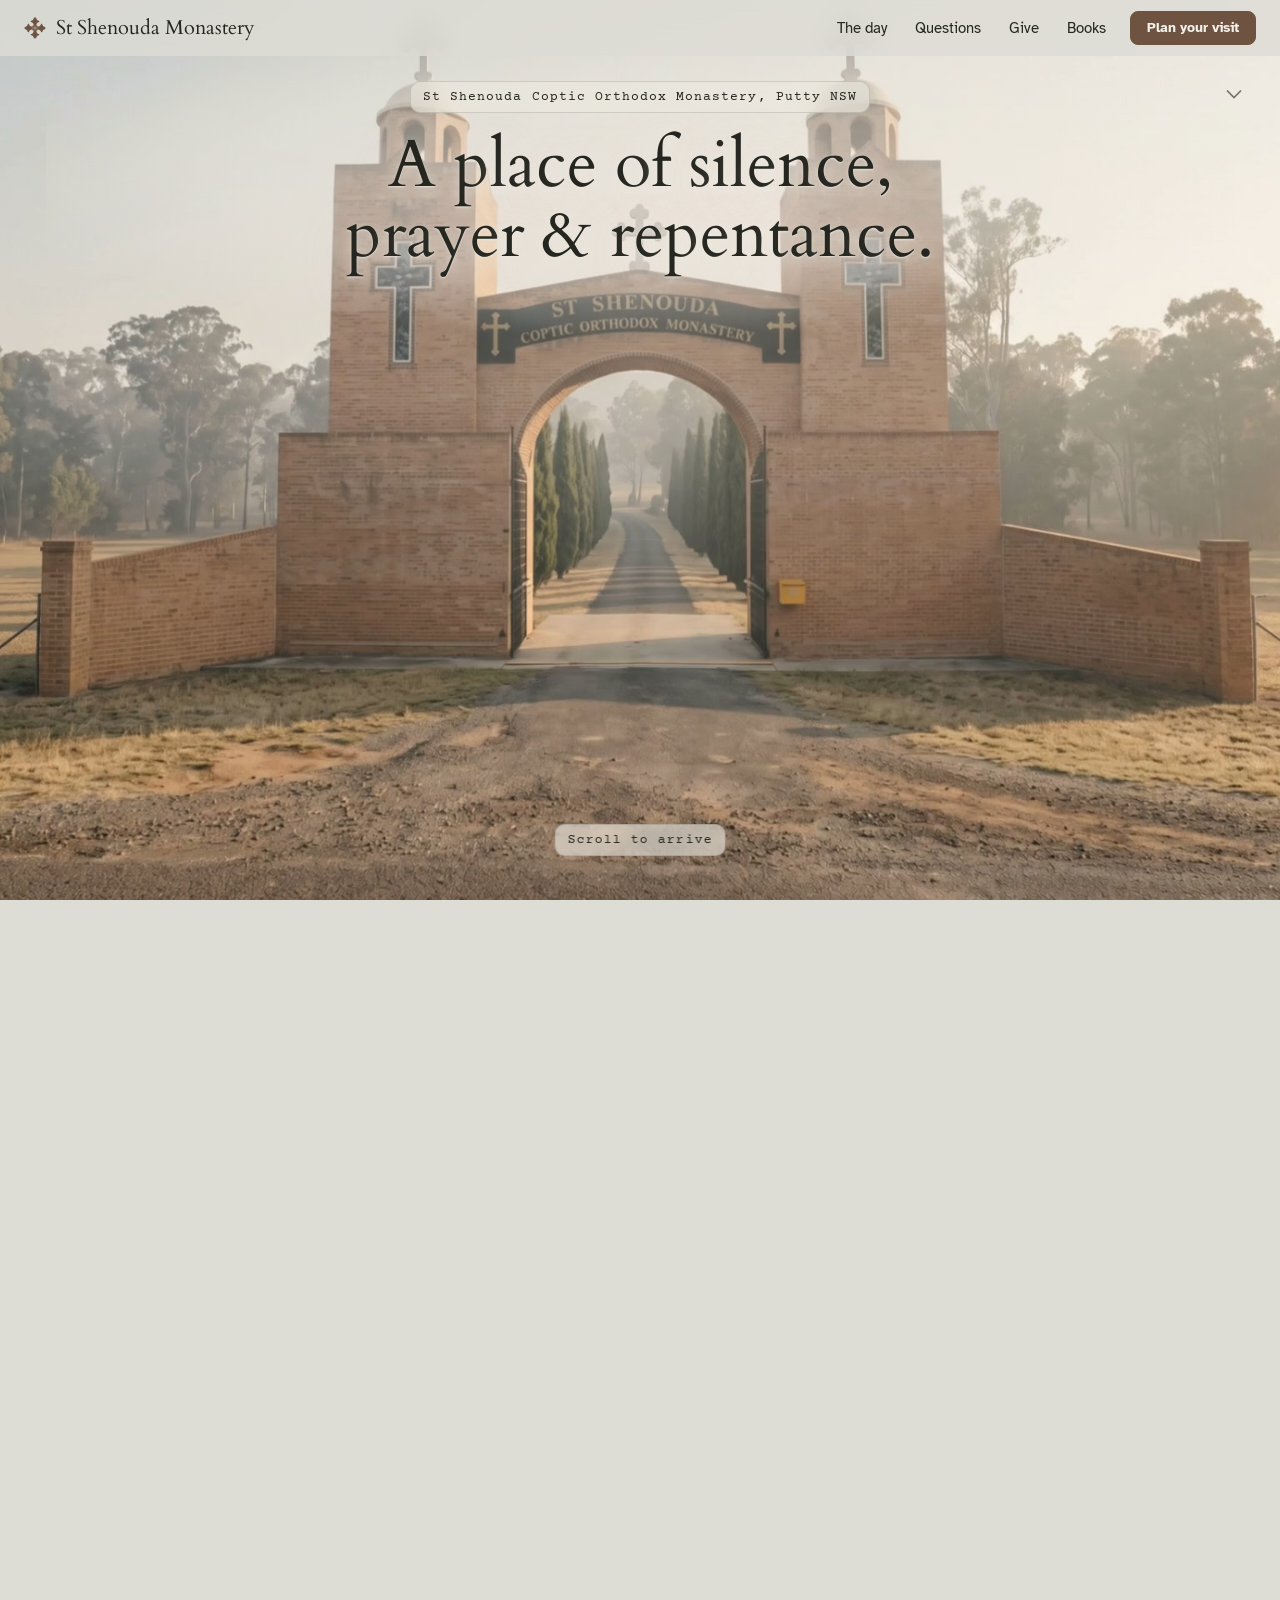
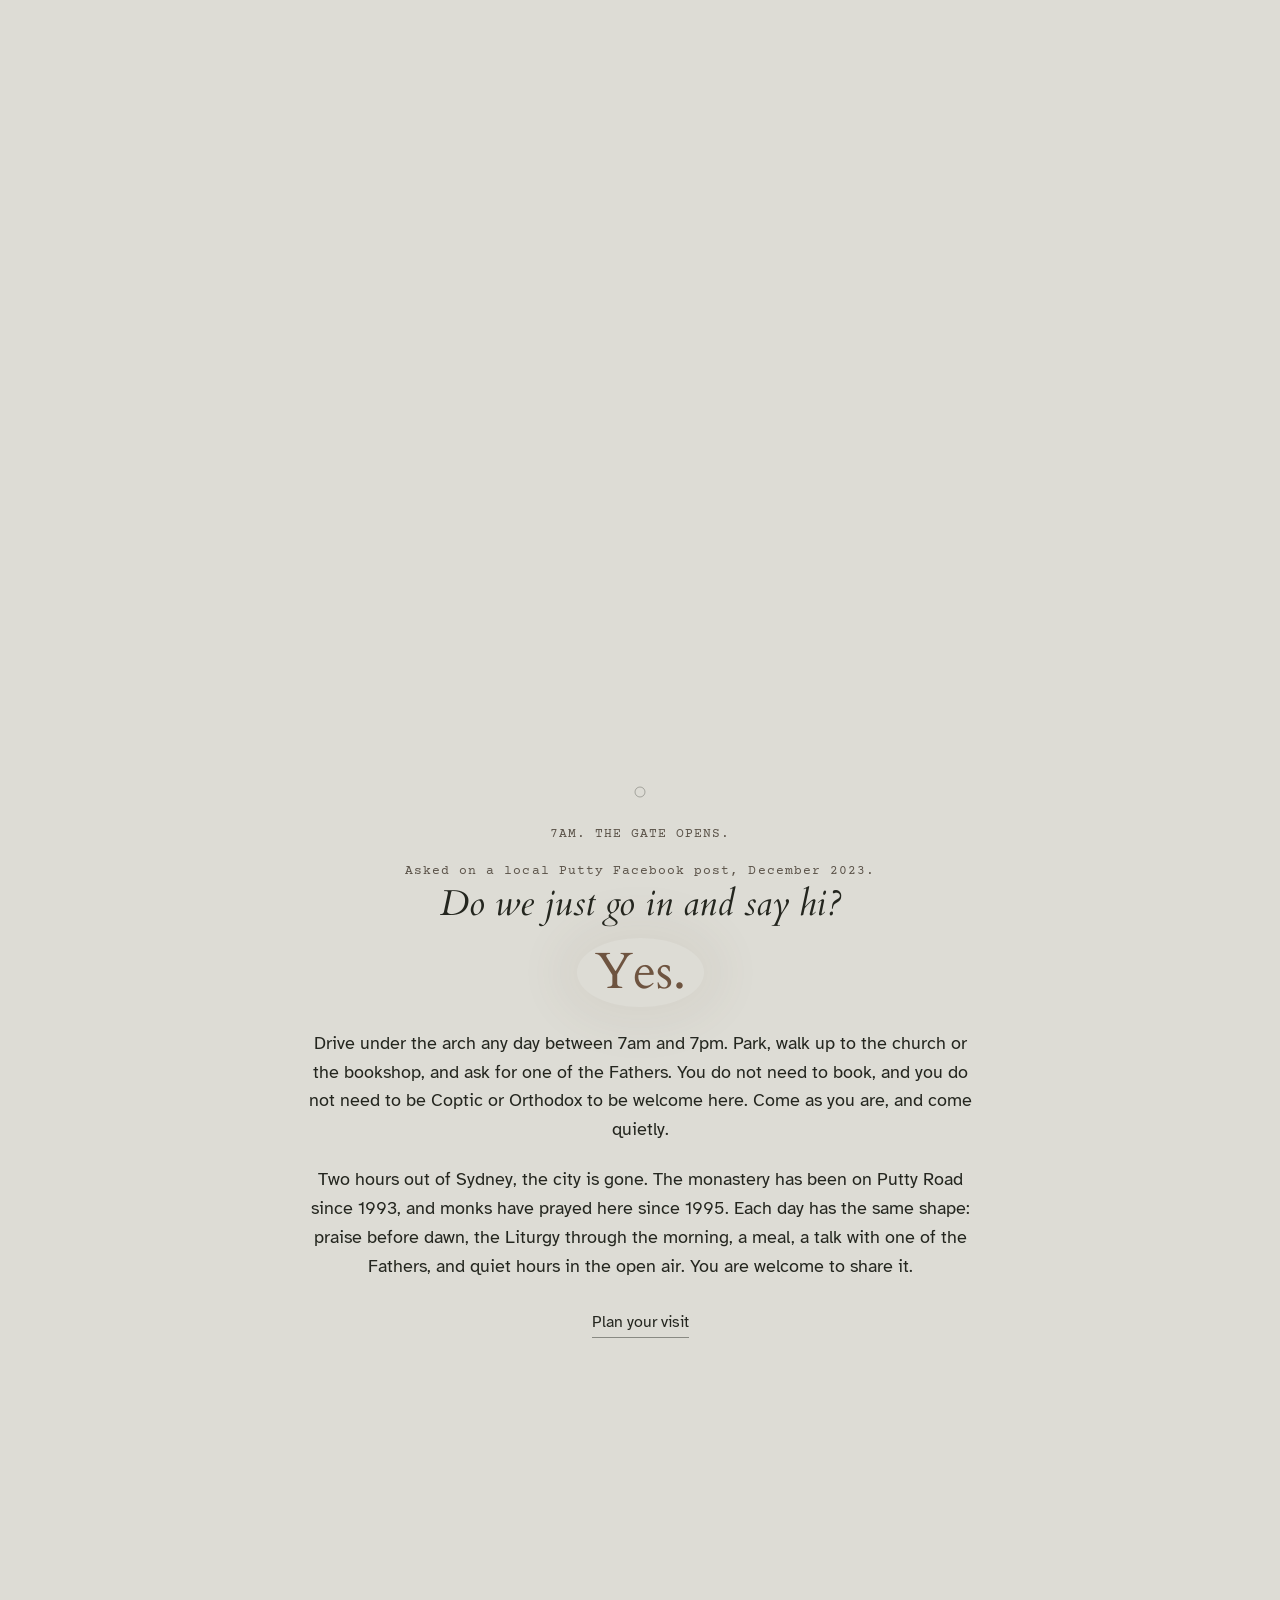
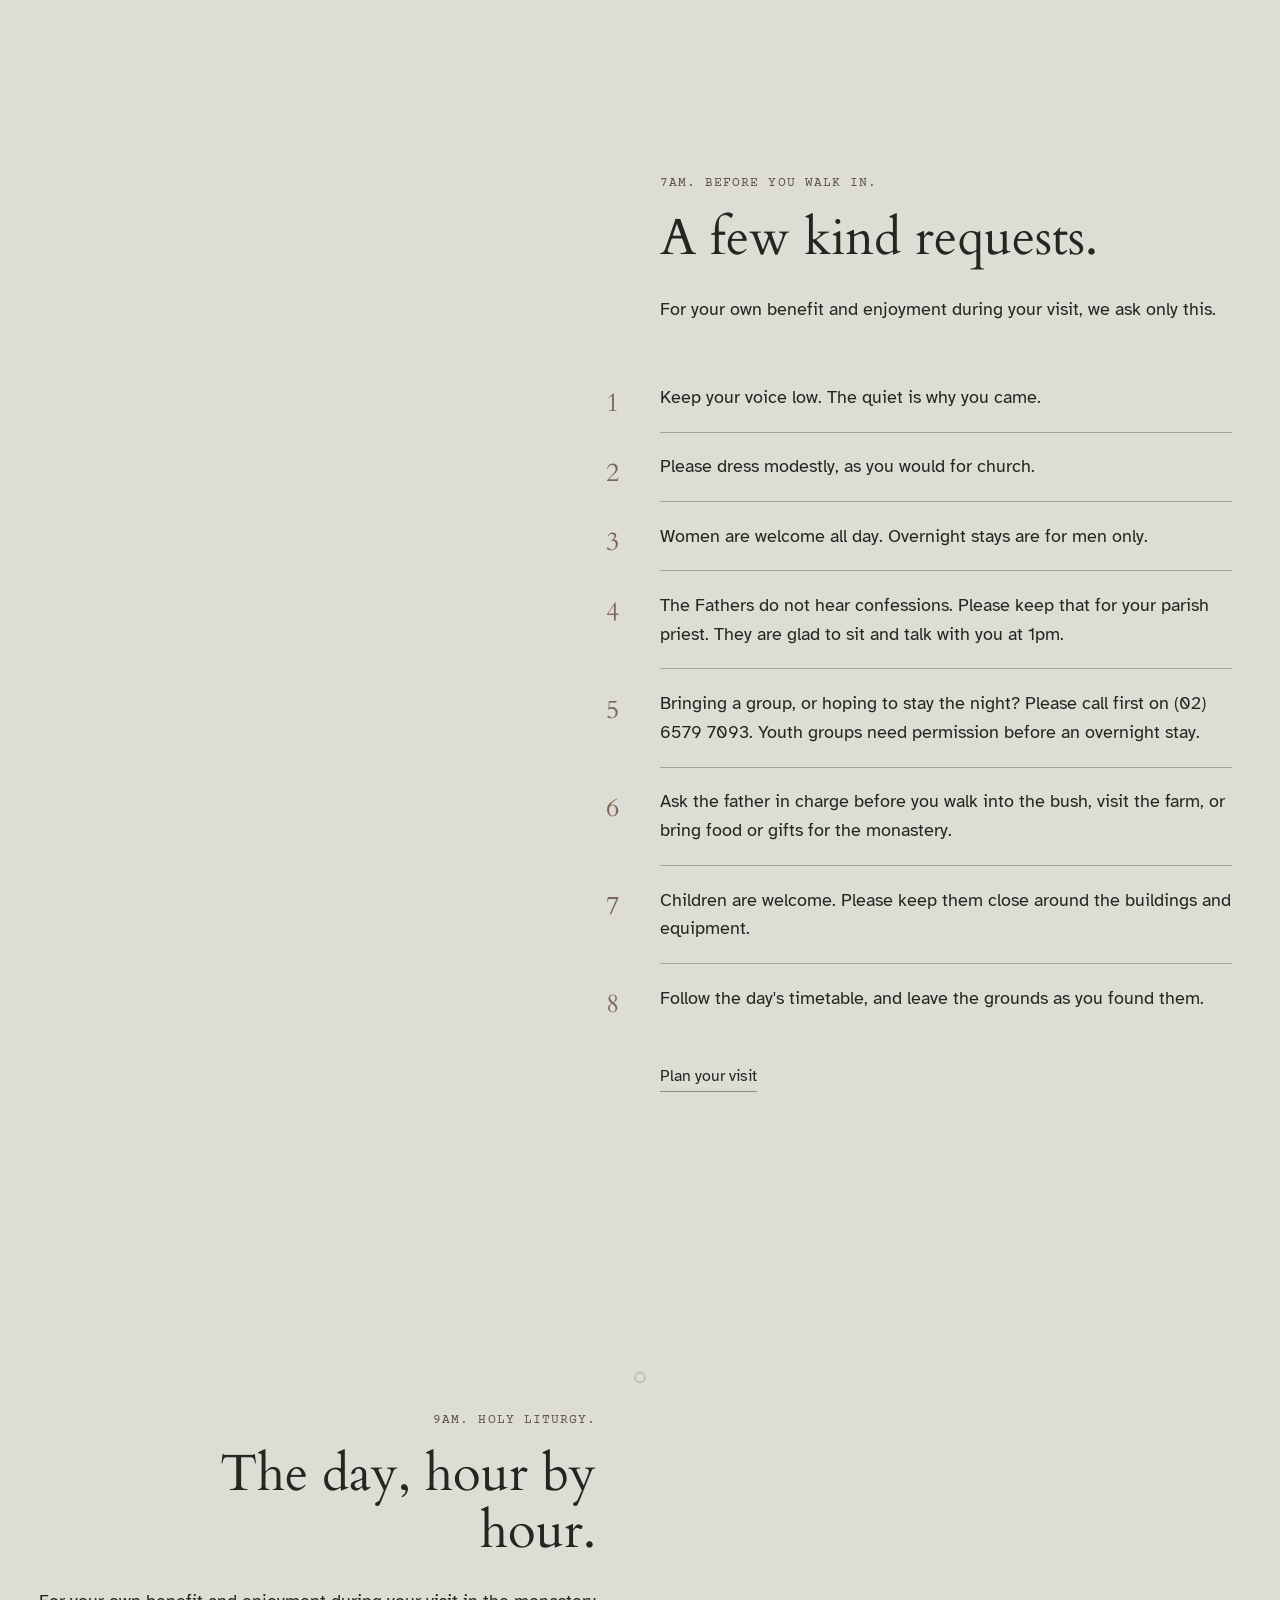
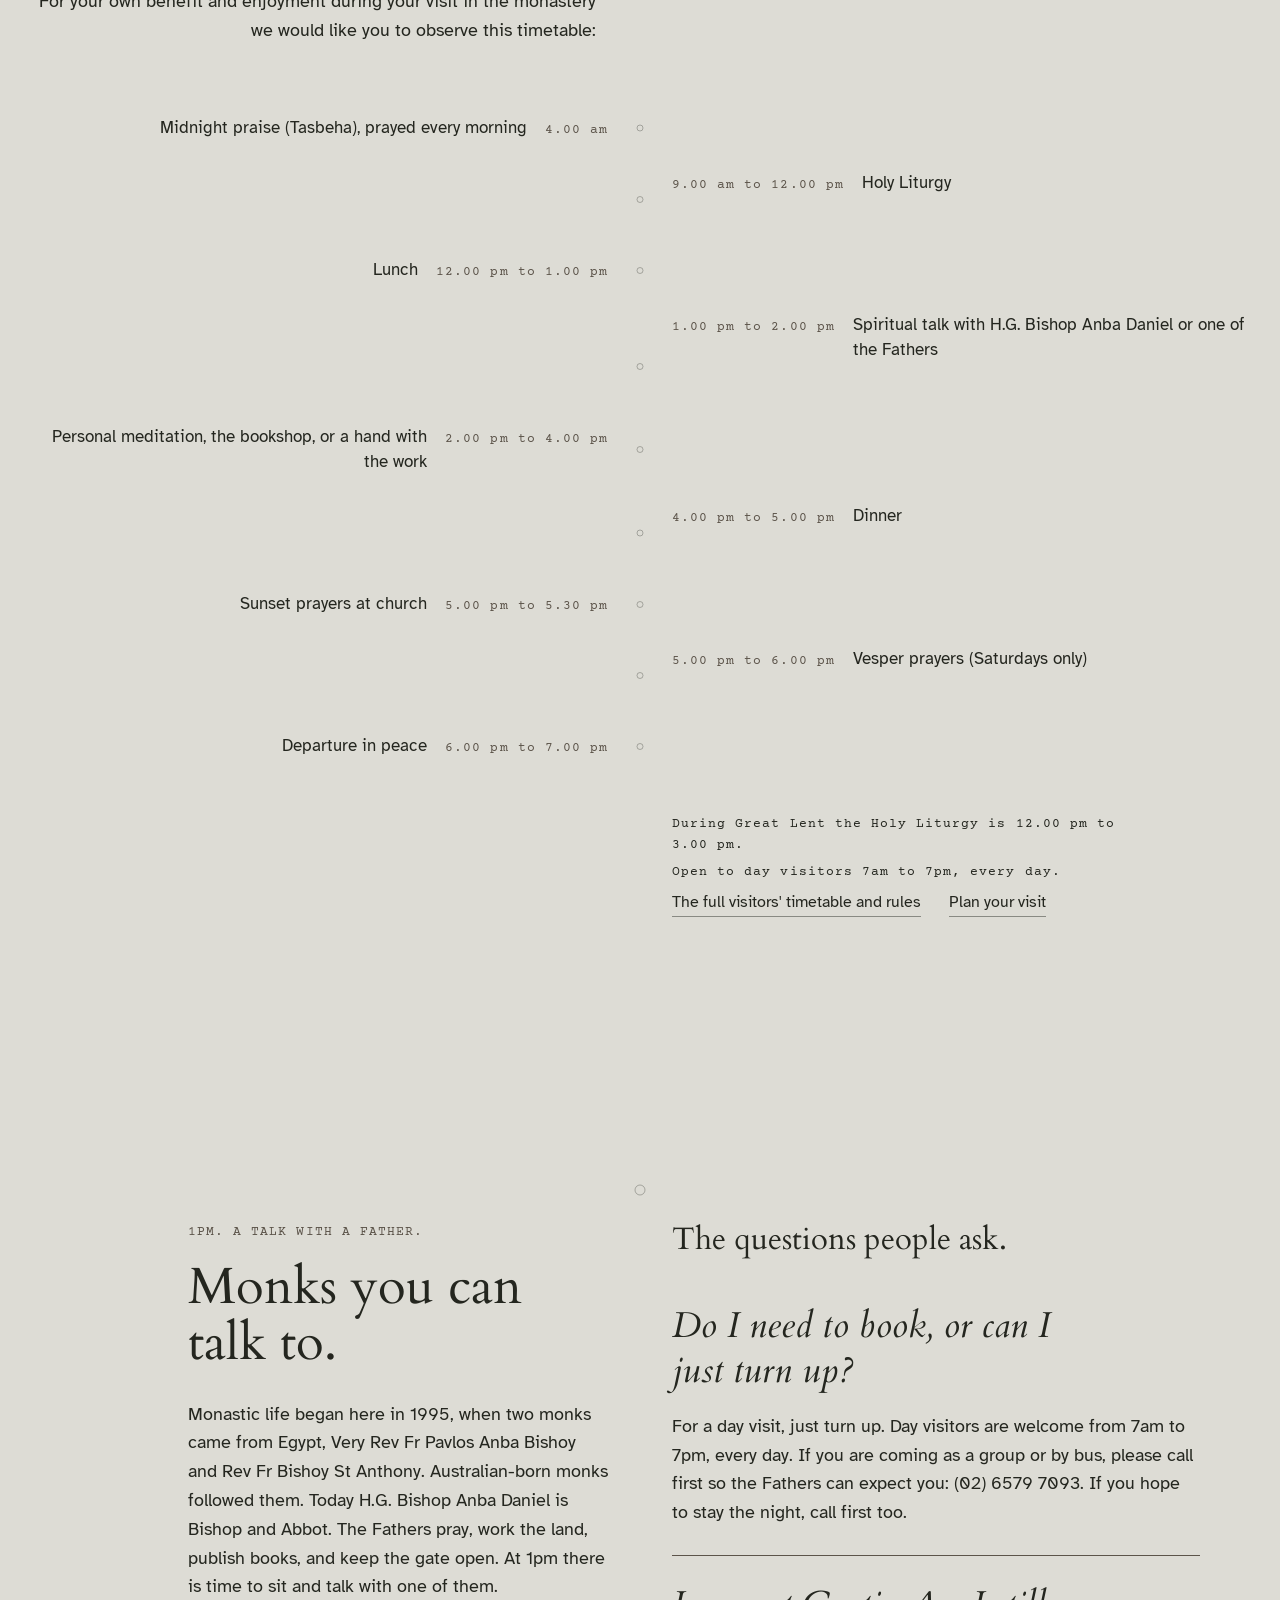
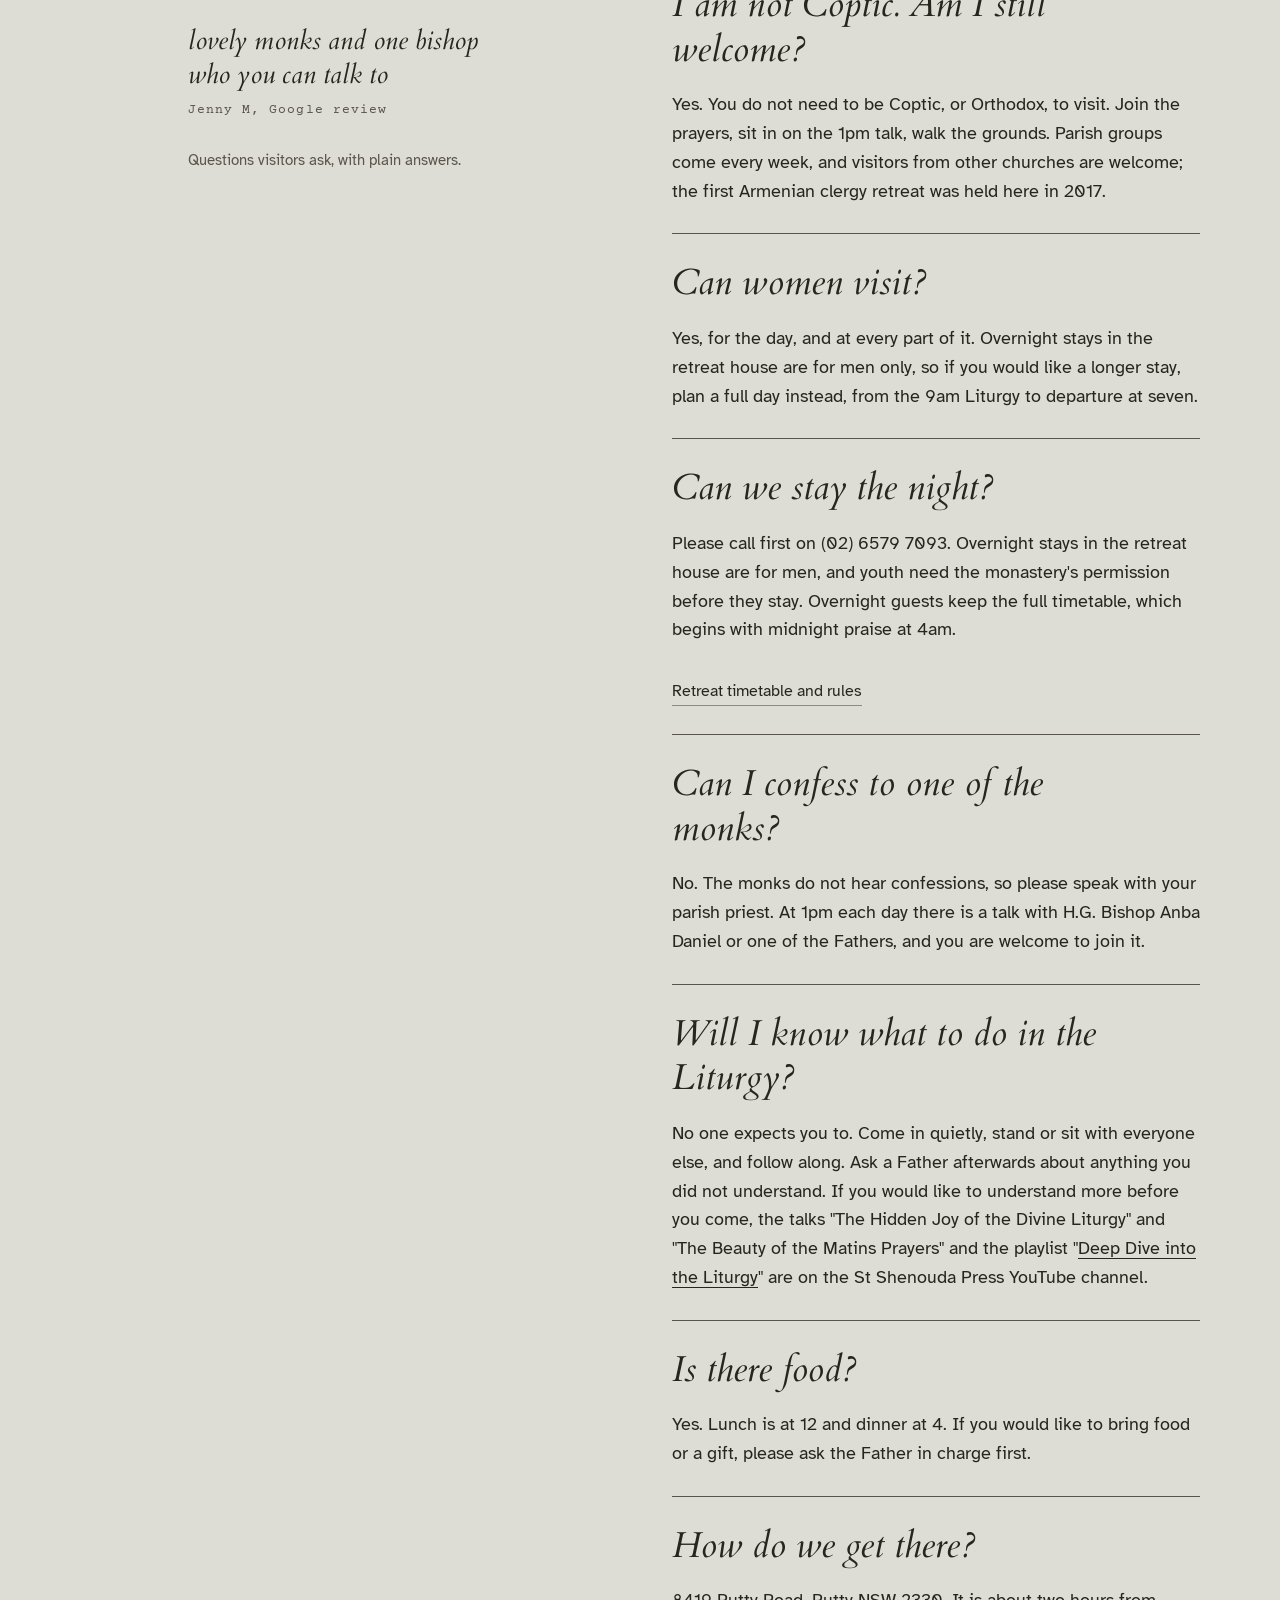
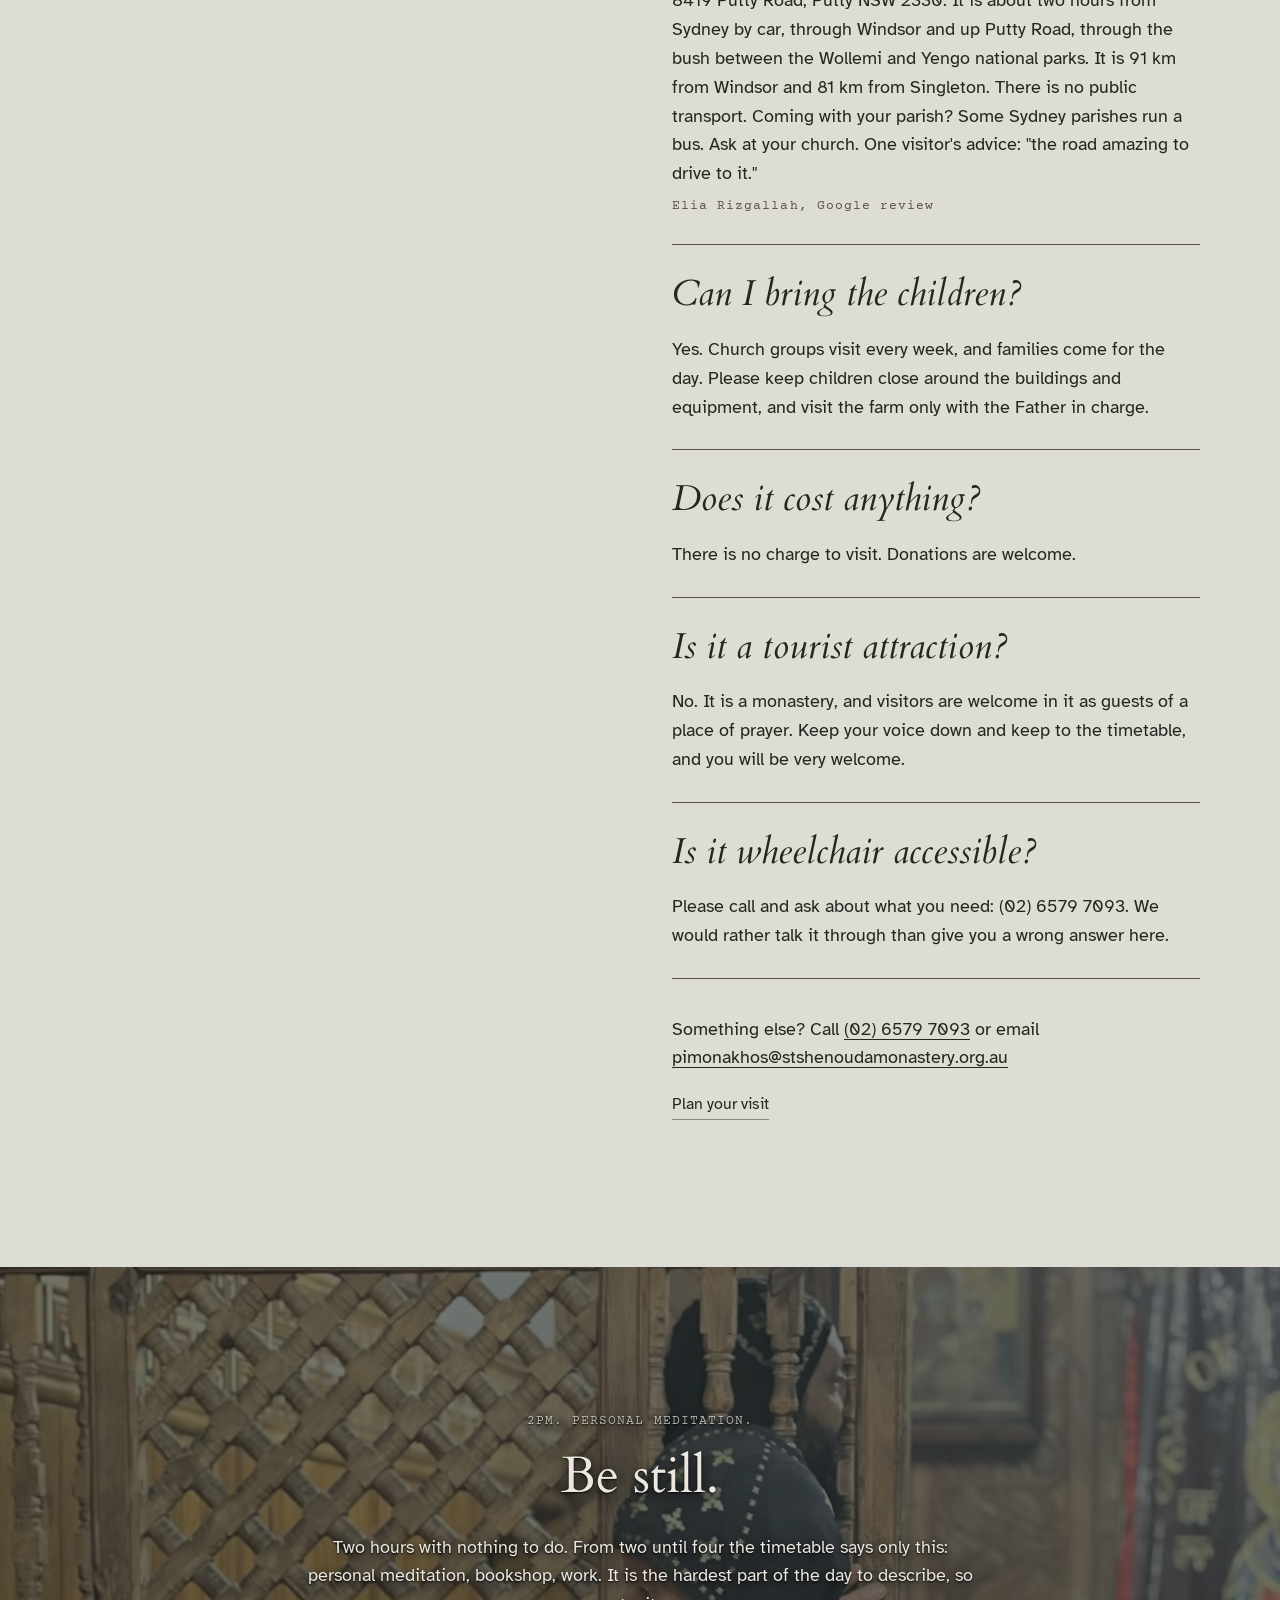
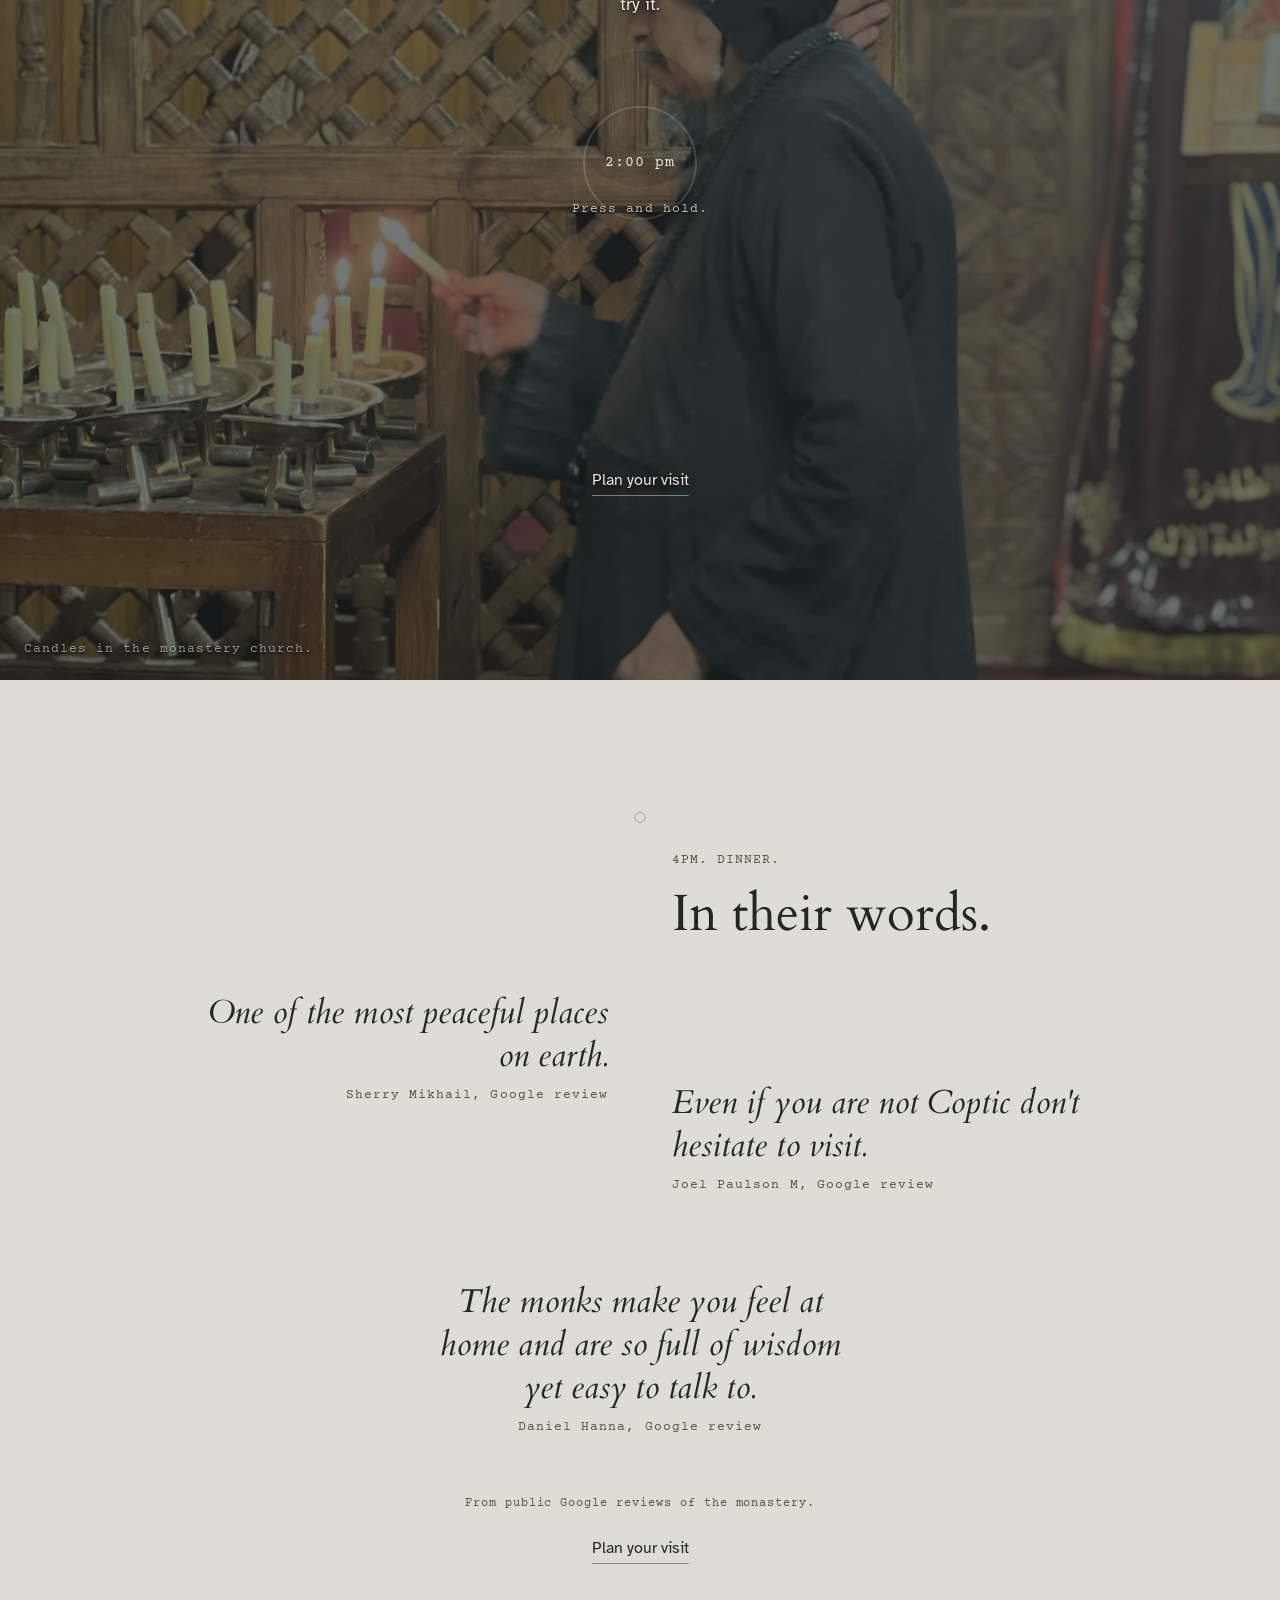
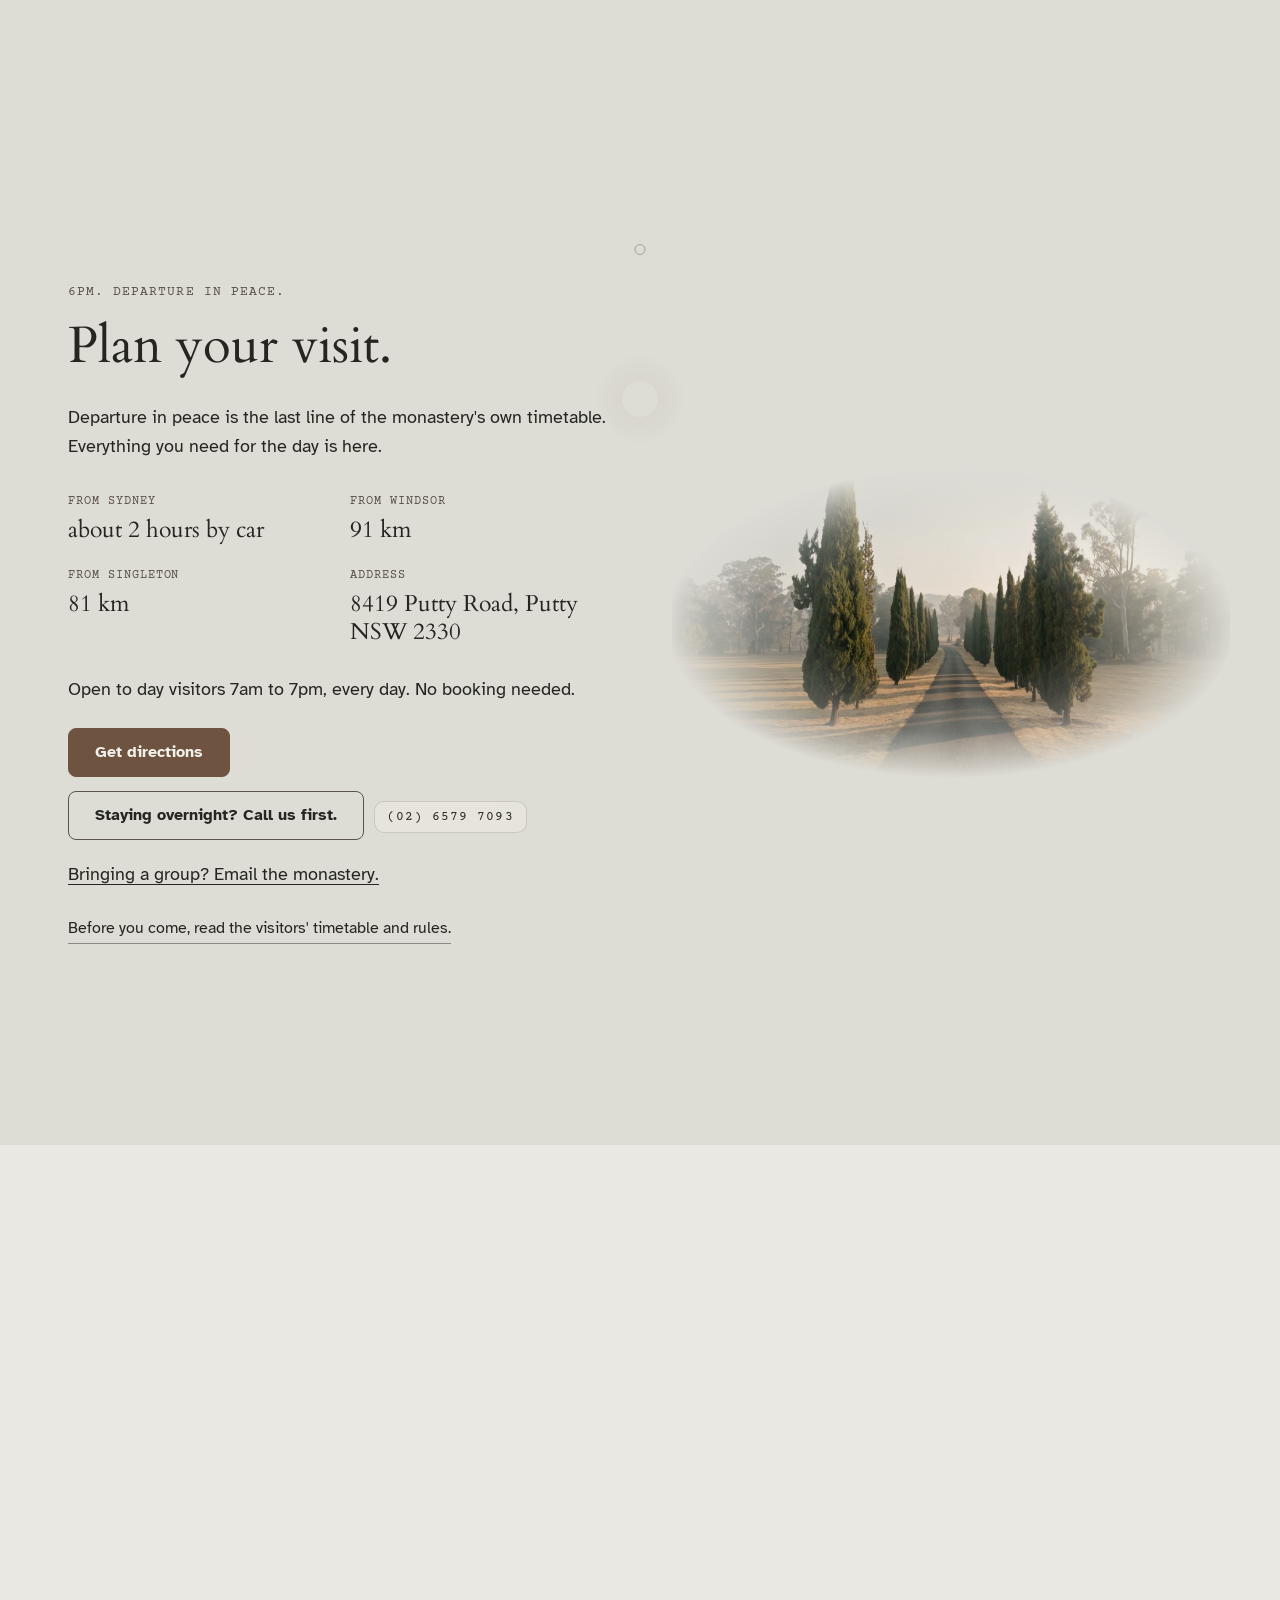
<file: index.html>
<!doctype html>
<html lang="en-AU">
<head>
  <meta charset="utf-8">
  <meta name="viewport" content="width=device-width, initial-scale=1, viewport-fit=cover">
  <title>St Shenouda Monastery, Putty NSW</title>
  <meta name="description" content="A place of stillness where souls can encounter God. St Shenouda Coptic Orthodox Monastery, 8419 Putty Road, Putty NSW, about two hours from Sydney. Day visitors are welcome 7am to 7pm, no booking needed.">
  <meta name="theme-color" content="#DDDCD5">
  <meta name="robots" content="noindex">
  <meta property="og:type" content="website">
  <meta property="og:title" content="St Shenouda Monastery, Putty NSW">
  <meta property="og:description" content="A place of stillness where souls can encounter God. St Shenouda Coptic Orthodox Monastery, 8419 Putty Road, Putty NSW, about two hours from Sydney. Day visitors are welcome 7am to 7pm, no booking needed.">
  <!-- Patched 17 October 2026 with the GitHub Pages address. Inside Wix, the page's own SEO settings carry the title, description and social image. -->
  <meta property="og:image" content="https://stsmaus-dev.github.io/stmauswebsite/assets/hero-end.jpg">
  <meta property="og:url" content="https://stsmaus-dev.github.io/stmauswebsite/">
  <link rel="icon" href="data:image/svg+xml,%3Csvg xmlns='http://www.w3.org/2000/svg' viewBox='0 0 100 100' fill='%236E5440' fill-rule='evenodd'%3E%3Cpath d='M50,1.5C53.4,3 58.6,7.6 58.4,12.8L58.6,13.8C63,14.2 67.6,16.4 69.5,20.6C70.3,21.5 69.9,22.5 68.4,22.6C64,23.2 57.8,27 56.6,34.5L56.5,39.2L60.8,39.2L60.8,43.5L65.5,43.4C73,42.2 76.8,36 77.4,31.6C77.5,30.1 78.5,29.7 79.4,30.5C83.6,32.4 85.8,37 86.2,41.4L87.2,41.6C92.4,41.4 97,46.6 98.5,50C97,53.4 92.4,58.6 87.2,58.4L86.2,58.6C85.8,63 83.6,67.6 79.4,69.5C78.5,70.3 77.5,69.9 77.4,68.4C76.8,64 73,57.8 65.5,56.6L60.8,56.5L60.8,60.8L56.5,60.8L56.6,65.5C57.8,73 64,76.8 68.4,77.4C69.9,77.5 70.3,78.5 69.5,79.4C67.6,83.6 63,85.8 58.6,86.2L58.4,87.2C58.6,92.4 53.4,97 50,98.5C46.6,97 41.4,92.4 41.6,87.2L41.4,86.2C37,85.8 32.4,83.6 30.5,79.4C29.7,78.5 30.1,77.5 31.6,77.4C36,76.8 42.2,73 43.4,65.5L43.5,60.8L39.2,60.8L39.2,56.5L34.5,56.6C27,57.8 23.2,64 22.6,68.4C22.5,69.9 21.5,70.3 20.6,69.5C16.4,67.6 14.2,63 13.8,58.6L12.8,58.4C7.6,58.6 3,53.4 1.5,50C3,46.6 7.6,41.4 12.8,41.6L13.8,41.4C14.2,37 16.4,32.4 20.6,30.5C21.5,29.7 22.5,30.1 22.6,31.6C23.2,36 27,42.2 34.5,43.4L39.2,43.5L39.2,39.2L43.5,39.2L43.4,34.5C42.2,27 36,23.2 31.6,22.6C30.1,22.5 29.7,21.5 30.5,20.6C32.4,16.4 37,14.2 41.4,13.8L41.6,12.8C41.4,7.6 46.6,3 50,1.5ZM49,38.6H51V49H61.4V51H51V61.4H49V51H38.6V49H49Z'/%3E%3C/svg%3E">
  <link rel="preconnect" href="https://fonts.googleapis.com">
  <link rel="preconnect" href="https://fonts.gstatic.com" crossorigin>
  <link rel="stylesheet" href="https://fonts.googleapis.com/css2?family=Cardo:ital@0;1&family=Atkinson+Hyperlegible:wght@400;700&family=Courier+Prime&display=swap">
  <link rel="stylesheet" href="assets/site.css">
  <style>
    html, body { margin: 0; padding: 0; overflow-x: hidden; overflow-x: clip; background: #DDDCD5; }
  </style>
</head>
<body>
<!-- FRAGMENT START -->
<div class="stsm" id="stsm">
  <a class="skip" href="#main">Skip to content</a>

  <svg width="0" height="0" style="position:absolute;width:0;height:0;overflow:hidden" aria-hidden="true" focusable="false">
    <symbol id="stsm-cross" viewBox="0 0 100 100"><path pathLength="1000" d="M50,1.5C53.4,3 58.6,7.6 58.4,12.8L58.6,13.8C63,14.2 67.6,16.4 69.5,20.6C70.3,21.5 69.9,22.5 68.4,22.6C64,23.2 57.8,27 56.6,34.5L56.5,39.2L60.8,39.2L60.8,43.5L65.5,43.4C73,42.2 76.8,36 77.4,31.6C77.5,30.1 78.5,29.7 79.4,30.5C83.6,32.4 85.8,37 86.2,41.4L87.2,41.6C92.4,41.4 97,46.6 98.5,50C97,53.4 92.4,58.6 87.2,58.4L86.2,58.6C85.8,63 83.6,67.6 79.4,69.5C78.5,70.3 77.5,69.9 77.4,68.4C76.8,64 73,57.8 65.5,56.6L60.8,56.5L60.8,60.8L56.5,60.8L56.6,65.5C57.8,73 64,76.8 68.4,77.4C69.9,77.5 70.3,78.5 69.5,79.4C67.6,83.6 63,85.8 58.6,86.2L58.4,87.2C58.6,92.4 53.4,97 50,98.5C46.6,97 41.4,92.4 41.6,87.2L41.4,86.2C37,85.8 32.4,83.6 30.5,79.4C29.7,78.5 30.1,77.5 31.6,77.4C36,76.8 42.2,73 43.4,65.5L43.5,60.8L39.2,60.8L39.2,56.5L34.5,56.6C27,57.8 23.2,64 22.6,68.4C22.5,69.9 21.5,70.3 20.6,69.5C16.4,67.6 14.2,63 13.8,58.6L12.8,58.4C7.6,58.6 3,53.4 1.5,50C3,46.6 7.6,41.4 12.8,41.6L13.8,41.4C14.2,37 16.4,32.4 20.6,30.5C21.5,29.7 22.5,30.1 22.6,31.6C23.2,36 27,42.2 34.5,43.4L39.2,43.5L39.2,39.2L43.5,39.2L43.4,34.5C42.2,27 36,23.2 31.6,22.6C30.1,22.5 29.7,21.5 30.5,20.6C32.4,16.4 37,14.2 41.4,13.8L41.6,12.8C41.4,7.6 46.6,3 50,1.5ZM49,38.6H51V49H61.4V51H51V61.4H49V51H38.6V49H49Z"/></symbol>
  </svg>

  <div class="env" id="env" aria-hidden="true">
    <div class="env-blob env-blob-a"></div>
    <div class="env-blob env-blob-b"></div>
    <svg class="grain" aria-hidden="true" focusable="false">
      <defs>
        <filter id="stsm-grain" x="0" y="0" width="100%" height="100%">
          <feTurbulence type="fractalNoise" baseFrequency=".82" numOctaves="2" stitchTiles="stitch" result="n"/>
          <feColorMatrix in="n" type="saturate" values="0"/>
        </filter>
        <pattern id="stsm-grain-tile" width="240" height="240" patternUnits="userSpaceOnUse">
          <rect width="240" height="240" filter="url(#stsm-grain)"/>
        </pattern>
      </defs>
      <rect width="100%" height="100%" fill="url(#stsm-grain-tile)"/>
    </svg>
  </div>

  <nav class="nav" id="nav" aria-label="Site">
    <a class="nav-mark" href="#main"><svg class="cross" viewBox="0 0 100 100" aria-hidden="true" focusable="false"><use href="#stsm-cross"/></svg><span class="wordmark">St Shenouda Monastery</span></a>
    <div class="nav-links">
      <a href="#day">The day</a>
      <a href="#questions">Questions</a>
      <a href="#give">Give</a>
      <a href="#books">Books</a>
    </div>
    <a class="btn btn-primary nav-cta" href="#visit">Plan your visit</a>
  </nav>

  <main id="main" tabindex="-1">

    <section class="hero" id="hero">
      <div class="stage" id="stage">
        <div class="stage-media" inert aria-hidden="true">
          <div class="poster" id="poster"></div>
          <video id="hero-video" preload="none" muted playsinline aria-hidden="true" tabindex="-1"></video>
          <div class="veil"></div>
          <div class="lift" id="lift"></div>
          <div class="dust" id="hero-dust"><i></i><i></i><i></i><i></i><i></i><i></i><i></i><i></i><i></i><i></i><i></i><i></i></div>
        </div>

        <div class="bands" id="bands">
          <div class="band band-1" id="band-1" data-band="1" data-a="0.00" data-b="0.19">
            <h1 class="h1" id="hero-title"><span class="chip">St Shenouda Coptic Orthodox Monastery, Putty NSW</span><span class="h1-line split" data-split data-entrance="mist">A place of silence, prayer &amp; repentance.</span></h1>
          </div>
          <div class="band band-2" id="band-2" data-band="2" data-a="0.21" data-b="0.39">
            <p class="line split" data-split data-entrance="approach">Two hours from Sydney. Coptic or not, you are welcome here.</p>
          </div>
          <div class="band band-3" id="band-3" data-band="3" data-a="0.41" data-b="0.78" data-ramp="0.34" data-lead="2" data-spread="0.30">
            <p class="line split" data-split data-entrance="stagger">Come in. <br>Liturgy. Lunch. A talk with a Father. Then quiet.</p>
          </div>
          <div class="band band-4" id="band-4" data-band="4" data-a="0.80" data-b="1.00">
            <div class="settle">
              <h2 class="split" data-split data-entrance="settle">Come for a day.</h2>
              <p class="sub">Day visitors are welcome from 7am to 7pm, every day. No booking needed.</p>
              <div class="cta-row">
                <a class="btn btn-primary" href="#visit">Plan your visit</a>
                <p class="tel-row"><a class="tel" href="tel:+61265797093">Staying overnight? Call us first.</a> <a class="chip chip-link" href="tel:+61265797093">(02) 6579 7093</a></p>
              </div>
            </div>
            <svg class="birth" id="birth" aria-hidden="true" focusable="false"><line x1="50%" y1="62%" x2="50%" y2="100%" pathLength="1000"/></svg>
          </div>
        </div>

        <svg class="ring" id="ring" viewBox="0 0 48 48" aria-hidden="true" focusable="false">
          <circle cx="24" cy="24" r="20" fill="none" stroke="currentColor" stroke-width="3" stroke-dasharray="126" style="stroke-dashoffset:var(--ld,126)"/>
        </svg>
        <p class="cue chip" id="cue" aria-hidden="true">Scroll to arrive</p>
      </div>

      <div class="hero-static" id="hero-static">
        <img class="hero-static-img" src="assets/hero-end.jpg" data-asset="hero-end.jpg" alt="" width="1920" height="1080">
        <div class="hero-static-veil" aria-hidden="true"></div>
        <div class="hero-static-copy">
          <h1 class="h1"><span class="chip">St Shenouda Coptic Orthodox Monastery, Putty NSW</span><span class="h1-line">A place of silence, prayer &amp; repentance.</span></h1>
          <p class="sub">Two hours from Sydney. Day visitors are welcome from 7am to 7pm, every day. No booking needed.</p>
          <div class="cta-row">
            <a class="btn btn-primary" href="#visit">Plan your visit</a>
            <p class="tel-row"><a class="tel" href="tel:+61265797093">Staying overnight? Call us first.</a> <a class="chip chip-link" href="tel:+61265797093">(02) 6579 7093</a></p>
          </div>
        </div>
      </div>
    </section>

    <div class="walk" id="walk">
      <svg class="drive" id="drive" aria-hidden="true" focusable="false">
        <defs>
          <clipPath id="stsm-still-clip"><rect id="still-clip-rect" x="-32" y="0" width="128" height="0"/></clipPath>
        </defs>
        <path class="drive-path" id="drive-path" d="M32 0V0"/>
        <path class="drive-path drive-path-dark" id="drive-path-dark" d="M32 0V0" clip-path="url(#stsm-still-clip)"/>
        <g class="station" id="st-welcome" data-anchor="anchor-welcome" transform="translate(32,0)"><circle class="halo" r="14"/><circle class="fill" r="5"/><circle class="ring-dot" r="5"/></g>
        <g class="station" id="st-day" data-anchor="anchor-day" transform="translate(32,0)"><circle class="halo" r="14"/><circle class="fill" r="5"/><circle class="ring-dot" r="5"/></g>
        <g class="station tstation" id="ts-1" data-anchor="row-1" transform="translate(32,0)"><circle class="halo" r="10"/><circle class="fill" r="3"/><circle class="ring-dot" r="3"/></g>
        <g class="station tstation" id="ts-2" data-anchor="row-2" transform="translate(32,0)"><circle class="halo" r="10"/><circle class="fill" r="3"/><circle class="ring-dot" r="3"/></g>
        <g class="station tstation" id="ts-3" data-anchor="row-3" transform="translate(32,0)"><circle class="halo" r="10"/><circle class="fill" r="3"/><circle class="ring-dot" r="3"/></g>
        <g class="station tstation" id="ts-4" data-anchor="row-4" transform="translate(32,0)"><circle class="halo" r="10"/><circle class="fill" r="3"/><circle class="ring-dot" r="3"/></g>
        <g class="station tstation" id="ts-5" data-anchor="row-5" transform="translate(32,0)"><circle class="halo" r="10"/><circle class="fill" r="3"/><circle class="ring-dot" r="3"/></g>
        <g class="station tstation" id="ts-6" data-anchor="row-6" transform="translate(32,0)"><circle class="halo" r="10"/><circle class="fill" r="3"/><circle class="ring-dot" r="3"/></g>
        <g class="station tstation" id="ts-7" data-anchor="row-7" transform="translate(32,0)"><circle class="halo" r="10"/><circle class="fill" r="3"/><circle class="ring-dot" r="3"/></g>
        <g class="station tstation" id="ts-8" data-anchor="row-8" transform="translate(32,0)"><circle class="halo" r="10"/><circle class="fill" r="3"/><circle class="ring-dot" r="3"/></g>
        <g class="station tstation" id="ts-9" data-anchor="row-9" transform="translate(32,0)"><circle class="halo" r="10"/><circle class="fill" r="3"/><circle class="ring-dot" r="3"/></g>
        <g class="station" id="st-questions" data-anchor="anchor-questions" transform="translate(32,0)"><circle class="halo" r="14"/><circle class="fill" r="5"/><circle class="ring-dot" r="5"/></g>
        <g class="station" id="st-words" data-anchor="anchor-words" transform="translate(32,0)"><circle class="halo" r="14"/><circle class="fill" r="5"/><circle class="ring-dot" r="5"/></g>
        <g class="station" id="st-visit" data-anchor="anchor-visit" transform="translate(32,0)"><circle class="halo" r="14"/><circle class="fill" r="5"/><circle class="ring-dot" r="5"/></g>
      </svg>

      <p class="threshold chip" id="threshold" aria-hidden="true">You are through the gate.</p>

      <section class="section welcome" id="welcome" data-in aria-labelledby="welcome-title">
        <span class="station-anchor" id="anchor-welcome" aria-hidden="true"></span>
        <div class="flow">
          <p class="kicker rise">7am. The gate opens.</p>
          <p class="attr rise">Asked on a local Putty Facebook post, December 2023.</p>
          <p class="question rise">Do we just go in and say hi?</p>
          <h2 class="yes rise" id="welcome-title">Yes.</h2>
          <p class="p rise">Drive under the arch any day between 7am and 7pm. Park, walk up to the church or the bookshop, and ask for one of the Fathers. You do not need to book, and you do not need to be Coptic or Orthodox to be welcome here. Come as you are, and come quietly.</p>
          <p class="p rise">Two hours out of Sydney, the city is gone. The monastery has been on Putty Road since 1993, and monks have prayed here since 1995. Each day has the same shape: praise before dawn, the Liturgy through the morning, a meal, a talk with one of the Fathers, and quiet hours in the open air. You are welcome to share it.</p>
          <p class="rise"><a class="quiet" href="#visit">Plan your visit</a></p>
        </div>
      </section>

      <section class="section requests" id="requests" data-in aria-labelledby="requests-title">
        <div class="flow">
          <p class="kicker rise">7am. Before you walk in.</p>
          <h2 class="rise" id="requests-title">A few kind requests.</h2>
          <p class="lede rise">For your own benefit and enjoyment during your visit, we ask only this.</p>
          <ol class="requests-list rise">
            <li>Keep your voice low. The quiet is why you came.</li>
            <li>Please dress modestly, as you would for church.</li>
            <li>Women are welcome all day. Overnight stays are for men only.</li>
            <li>The Fathers do not hear confessions. Please keep that for your parish priest. They are glad to sit and talk with you at 1pm.</li>
            <li>Bringing a group, or hoping to stay the night? Please call first on (02) 6579 7093. Youth groups need permission before an overnight stay.</li>
            <li>Ask the father in charge before you walk into the bush, visit the farm, or bring food or gifts for the monastery.</li>
            <li>Children are welcome. Please keep them close around the buildings and equipment.</li>
            <li>Follow the day's timetable, and leave the grounds as you found them.</li>
          </ol>
          <p class="rise"><a class="quiet" href="#visit">Plan your visit</a></p>
        </div>
      </section>

      <section class="section day" id="day" data-in aria-labelledby="day-title">
        <span class="station-anchor" id="anchor-day" aria-hidden="true"></span>
        <div class="flow">
          <div class="day-head">
            <p class="kicker rise">9am. Holy Liturgy.</p>
            <h2 class="rise" id="day-title">The day, hour by hour.</h2>
            <p class="lede rise">For your own benefit and enjoyment during your visit in the monastery we would like you to observe this timetable:</p>
          </div>
          <ol class="tt rise" id="timetable">
            <li data-start="240" data-end="300"><span class="tt-row"><span class="tt-time">4.00 am</span><span class="tt-label">Midnight praise (Tasbeha), prayed every morning</span></span><span class="row-anchor" id="row-1" aria-hidden="true"></span><span class="now chip" aria-hidden="true">Now</span></li>
            <li data-start="540" data-end="720"><span class="tt-row"><span class="tt-time">9.00 am to 12.00 pm</span><span class="tt-label">Holy Liturgy</span></span><span class="row-anchor" id="row-2" aria-hidden="true"></span><span class="now chip" aria-hidden="true">Now</span></li>
            <li data-start="720" data-end="780"><span class="tt-row"><span class="tt-time">12.00 pm to 1.00 pm</span><span class="tt-label">Lunch</span></span><span class="row-anchor" id="row-3" aria-hidden="true"></span><span class="now chip" aria-hidden="true">Now</span></li>
            <li data-start="780" data-end="840"><span class="tt-row"><span class="tt-time">1.00 pm to 2.00 pm</span><span class="tt-label">Spiritual talk with H.G. Bishop Anba Daniel or one of the Fathers</span></span><span class="row-anchor" id="row-4" aria-hidden="true"></span><span class="now chip" aria-hidden="true">Now</span></li>
            <li data-start="840" data-end="960"><span class="tt-row"><span class="tt-time">2.00 pm to 4.00 pm</span><span class="tt-label">Personal meditation, the bookshop, or a hand with the work</span></span><span class="row-anchor" id="row-5" aria-hidden="true"></span><span class="now chip" aria-hidden="true">Now</span></li>
            <li data-start="960" data-end="1020"><span class="tt-row"><span class="tt-time">4.00 pm to 5.00 pm</span><span class="tt-label">Dinner</span></span><span class="row-anchor" id="row-6" aria-hidden="true"></span><span class="now chip" aria-hidden="true">Now</span></li>
            <li data-start="1020" data-end="1050"><span class="tt-row"><span class="tt-time">5.00 pm to 5.30 pm</span><span class="tt-label">Sunset prayers at church</span></span><span class="row-anchor" id="row-7" aria-hidden="true"></span><span class="now chip" aria-hidden="true">Now</span></li>
            <li data-start="1020" data-end="1080" data-days="6"><span class="tt-row"><span class="tt-time">5.00 pm to 6.00 pm</span><span class="tt-label">Vesper prayers (Saturdays only)</span></span><span class="row-anchor" id="row-8" aria-hidden="true"></span><span class="now chip" aria-hidden="true">Now</span></li>
            <li data-start="1080" data-end="1140"><span class="tt-row"><span class="tt-time">6.00 pm to 7.00 pm</span><span class="tt-label">Departure in peace</span></span><span class="row-anchor" id="row-9" aria-hidden="true"></span><span class="now chip" aria-hidden="true">Now</span></li>
          </ol>
          <div class="day-notes rise">
            <p class="mono">During Great Lent the Holy Liturgy is 12.00 pm to 3.00 pm.</p>
            <p class="mono">Open to day visitors 7am to 7pm, every day.</p>
            <p class="day-links"><a class="quiet" href="https://stshenoudamonastery.org.au/visitors/">The full visitors' timetable and rules</a> <a class="quiet" href="#visit">Plan your visit</a></p>
          </div>
        </div>
      </section>

      <section class="section questions" id="questions" data-in aria-labelledby="questions-title">
        <span class="station-anchor" id="anchor-questions" aria-hidden="true"></span>
        <div class="flow cols">
          <div class="q-left">
            <p class="kicker rise">1pm. A talk with a Father.</p>
            <h2 class="rise" id="questions-title">Monks you can talk to.</h2>
            <p class="p rise">Monastic life began here in 1995, when two monks came from Egypt, Very Rev Fr Pavlos Anba Bishoy and Rev Fr Bishoy St Anthony. Australian-born monks followed them. Today H.G. Bishop Anba Daniel is Bishop and Abbot. The Fathers pray, work the land, publish books, and keep the gate open. At 1pm there is time to sit and talk with one of them.</p>
            <p class="fragment rise">lovely monks and one bishop who you can talk to</p>
            <p class="attr rise">Jenny M, Google review</p>
            <p class="intro rise">Questions visitors ask, with plain answers.</p>
          </div>
          <div class="q-right" data-in>
            <h3 class="rise">The questions people ask.</h3>
            <ol class="faq rise" id="faq">
              <li><p class="q">Do I need to book, or can I just turn up?</p><p class="a">For a day visit, just turn up. Day visitors are welcome from 7am to 7pm, every day. If you are coming as a group or by bus, please call first so the Fathers can expect you: (02) 6579 7093. If you hope to stay the night, call first too.</p></li>
              <li><p class="q">I am not Coptic. Am I still welcome?</p><p class="a">Yes. You do not need to be Coptic, or Orthodox, to visit. Join the prayers, sit in on the 1pm talk, walk the grounds. Parish groups come every week, and visitors from other churches are welcome; the first Armenian clergy retreat was held here in 2017.</p></li>
              <li><p class="q">Can women visit?</p><p class="a">Yes, for the day, and at every part of it. Overnight stays in the retreat house are for men only, so if you would like a longer stay, plan a full day instead, from the 9am Liturgy to departure at seven.</p></li>
              <li><p class="q">Can we stay the night?</p><p class="a">Please call first on (02) 6579 7093. Overnight stays in the retreat house are for men, and youth need the monastery's permission before they stay. Overnight guests keep the full timetable, which begins with midnight praise at 4am.</p><p class="a"><a class="quiet" href="https://stshenoudamonastery.org.au/retreat/">Retreat timetable and rules</a></p></li>
              <li><p class="q">Can I confess to one of the monks?</p><p class="a">No. The monks do not hear confessions, so please speak with your parish priest. At 1pm each day there is a talk with H.G. Bishop Anba Daniel or one of the Fathers, and you are welcome to join it.</p></li>
              <li><p class="q">Will I know what to do in the Liturgy?</p><p class="a">No one expects you to. Come in quietly, stand or sit with everyone else, and follow along. Ask a Father afterwards about anything you did not understand. If you would like to understand more before you come, the talks "The Hidden Joy of the Divine Liturgy" and "The Beauty of the Matins Prayers" and the playlist "<a class="textlink" href="https://www.youtube.com/playlist?list=PLVbr51zqG7k1dxINkL5naH4xTaGkNglaw" rel="noopener" target="_blank">Deep Dive into the Liturgy</a>" are on the St Shenouda Press YouTube channel.</p></li>
              <li><p class="q">Is there food?</p><p class="a">Yes. Lunch is at 12 and dinner at 4. If you would like to bring food or a gift, please ask the Father in charge first.</p></li>
              <li><p class="q">How do we get there?</p><p class="a">8419 Putty Road, Putty NSW 2330. It is about two hours from Sydney by car, through Windsor and up Putty Road, through the bush between the Wollemi and Yengo national parks. It is 91 km from Windsor and 81 km from Singleton. There is no public transport. Coming with your parish? Some Sydney parishes run a bus. Ask at your church. One visitor's advice: "the road amazing to drive to it."</p><p class="attr">Elia Rizgallah, Google review</p></li>
              <li><p class="q">Can I bring the children?</p><p class="a">Yes. Church groups visit every week, and families come for the day. Please keep children close around the buildings and equipment, and visit the farm only with the Father in charge.</p></li>
              <li><p class="q">Does it cost anything?</p><p class="a">There is no charge to visit. Donations are welcome.</p></li>
              <li><p class="q">Is it a tourist attraction?</p><p class="a">No. It is a monastery, and visitors are welcome in it as guests of a place of prayer. Keep your voice down and keep to the timetable, and you will be very welcome.</p></li>
              <li><p class="q">Is it wheelchair accessible?</p><p class="a">Please call and ask about what you need: (02) 6579 7093. We would rather talk it through than give you a wrong answer here.</p></li>
            </ol>
            <p class="closing rise">Something else? Call <a class="textlink" href="tel:+61265797093">(02) 6579 7093</a> or email <a class="textlink" href="mailto:pimonakhos@stshenoudamonastery.org.au">pimonakhos@stshenoudamonastery.org.au</a></p>
            <p class="rise"><a class="quiet" href="#visit">Plan your visit</a></p>
          </div>
        </div>
      </section>

      <section class="section still" id="still" data-in aria-labelledby="still-title">
        <div class="still-media">
          <img class="still-photo" id="still-photo" src="assets/candle.jpg" data-asset="candle.jpg" alt="A monk in a black hood lights candles before the carved wooden screen of the monastery church." width="1200" height="1087" loading="lazy">
        </div>
        <div class="dust" id="still-dust" aria-hidden="true"><i></i><i></i><i></i><i></i><i></i><i></i><i></i><i></i><i></i><i></i><i></i><i></i></div>
        <div class="flow">
          <p class="kicker rise">2pm. Personal meditation.</p>
          <h2 class="rise" id="still-title">Be still.</h2>
          <p class="lede rise">Two hours with nothing to do. From two until four the timetable says only this: personal meditation, bookshop, work. It is the hardest part of the day to describe, so try it.</p>
          <div class="hold rise" id="hold">
            <span class="station-anchor hold-anchor" id="hold-anchor" aria-hidden="true"></span>
            <button class="hold-target" id="hold-target" type="button" aria-pressed="false" aria-label="Press and hold to let the two quiet hours pass">
              <svg class="hold-ring" viewBox="0 0 120 120" aria-hidden="true" focusable="false">
                <circle class="hold-track" cx="60" cy="60" r="56"/>
                <circle class="hold-arc" id="hold-arc" cx="60" cy="60" r="56" pathLength="1000"/>
              </svg>
              <span class="hold-clock mono" id="hold-clock" aria-hidden="true">2:00 pm</span>
            </button>
          </div>
          <p class="hold-instruction mono rise" id="hold-instruction">Press and hold.</p>
          <p class="sr" id="hold-live" aria-live="polite"></p>
          <div class="revealed rise" id="hold-revealed">
            <p class="quote split" id="hold-quote" data-split data-entrance="words">To hear God's voice, we need to stop speaking and pay attention.</p>
            <p class="attr" id="hold-attr">Fr Antonious Kaldas, "The God of My Silence", the monastery's blog, 10 January 2017</p>
            <p class="rlink-row" id="hold-link-row"><a class="rlink textlink" id="hold-link" href="https://stshenoudamonastery.org.au/god-silence/">Read The God of My Silence</a></p>
          </div>
          <p class="rise"><a class="quiet" href="#visit">Plan your visit</a></p>
        </div>
        <p class="photo-caption mono">Candles in the monastery church.</p>
      </section>

      <section class="section words" id="words" data-in aria-labelledby="words-title">
        <span class="station-anchor" id="anchor-words" aria-hidden="true"></span>
        <div class="flow">
          <div class="words-head">
            <p class="kicker rise">4pm. Dinner.</p>
            <h2 class="rise" id="words-title">In their words.</h2>
          </div>
          <ul class="quotes rise">
            <li><p class="quote">One of the most peaceful places on earth.</p><p class="attr">Sherry Mikhail, Google review</p></li>
            <li><p class="quote">Even if you are not Coptic don't hesitate to visit.</p><p class="attr">Joel Paulson M, Google review</p></li>
            <li><p class="quote">The monks make you feel at home and are so full of wisdom yet easy to talk to.</p><p class="attr">Daniel Hanna, Google review</p></li>
          </ul>
          <p class="note small rise">From public Google reviews of the monastery.</p>
          <p class="quiet-row rise"><a class="quiet" href="#visit">Plan your visit</a></p>
        </div>
      </section>

      <section class="section visit" id="visit" data-in aria-labelledby="visit-title">
        <span class="station-anchor" id="anchor-visit" aria-hidden="true"></span>
        <div class="flow split-grid">
          <div class="visit-text">
            <p class="kicker rise">6pm. Departure in peace.</p>
            <h2 class="rise" id="visit-title">Plan your visit.</h2>
            <p class="lede rise">Departure in peace is the last line of the monastery's own timetable. Everything you need for the day is here.</p>
            <dl class="fact-strip rise" id="fact-strip">
              <div class="fact"><dt class="fact-label">From Sydney</dt><dd class="fact-figure">about 2 hours by car</dd></div>
              <div class="fact"><dt class="fact-label">From Windsor</dt><dd class="fact-figure">91 km</dd></div>
              <div class="fact"><dt class="fact-label">From Singleton</dt><dd class="fact-figure">81 km</dd></div>
              <div class="fact"><dt class="fact-label">Address</dt><dd class="fact-figure">8419 Putty Road, Putty NSW 2330</dd></div>
            </dl>
            <p class="hours rise">Open to day visitors 7am to 7pm, every day. No booking needed.</p>
            <div class="btn-row rise">
              <a class="btn btn-primary" href="https://www.google.com/maps/dir/?api=1&amp;destination=8419%20Putty%20Road%2C%20Putty%20NSW%202330" rel="noopener" target="_blank">Get directions</a>
              <span class="tel-group"><a class="btn btn-secondary" href="tel:+61265797093" title="Call the monastery on (02) 6579 7093">Staying overnight? Call us first.</a> <a class="chip chip-link" href="tel:+61265797093" title="Call the monastery on (02) 6579 7093">(02) 6579 7093</a></span>
            </div>
            <p class="textlink-row rise"><a class="textlink" href="mailto:pimonakhos@stshenoudamonastery.org.au">Bringing a group? Email the monastery.</a></p>
            <p class="rise"><a class="quiet" href="https://stshenoudamonastery.org.au/visitors/">Before you come, read the visitors' timetable and rules.</a></p>
          </div>
          <span class="cross-end" id="cross-end" aria-hidden="true"><svg viewBox="0 0 100 100" aria-hidden="true" focusable="false"><use class="cross-outline" href="#stsm-cross"/><use class="cross-fill" href="#stsm-cross"/></svg></span>
          <div class="visit-media rise">
            <img src="assets/hero-end.jpg" data-asset="hero-end.jpg" alt="The monastery's drive at rest, cypresses either side and a hazy sky above." width="1920" height="1080" loading="lazy">
          </div>
        </div>
      </section>
    </div>

    <div class="pair-wrap" id="pair" data-in>
      <p class="kicker pair-kicker rise">On your way home.</p>
      <div class="pair">
        <div class="panel rise" id="give">
          <h3>Share in the blessings.</h3>
          <p>Gifts support the monastery's building fund and the life of the community.</p>
          <p><a class="quiet" href="https://stshenoudamonastery.org.au/donate/">Donate</a></p>
        </div>
        <div class="panel rise" id="books">
          <h3>Grow in your Orthodox Faith one Book at a Time.</h3>
          <p>St Shenouda Press is the monastery's publishing house. For over twenty-five years its books have been used by Sunday schools and youth groups around the world. There is a bookshop at the monastery too.</p>
          <p><a class="quiet" href="https://www.stshenoudapress.com/" rel="noopener" target="_blank">Visit St Shenouda Press</a></p>
        </div>
      </div>
    </div>
  </main>

  <footer class="foot" id="foot">
    <div class="foot-cols">
      <div class="foot-col">
        <p class="foot-name">St Shenouda Coptic Orthodox Monastery</p>
        <ul>
          <li>8419 Putty Road, Putty NSW 2330, Australia</li>
          <li><a class="textlink" href="tel:+61265797093">(02) 6579 7093</a></li>
          <li><a class="textlink" href="mailto:pimonakhos@stshenoudamonastery.org.au">pimonakhos@stshenoudamonastery.org.au</a></li>
          <li>Open to day visitors every day, 7am to 7pm</li>
        </ul>
      </div>
      <div class="foot-col">
        <h3>The monastery</h3>
        <ul>
          <li><a class="textlink" href="https://stshenoudamonastery.org.au/about-us/">About us</a></li>
          <li><a class="textlink" href="https://stshenoudamonastery.org.au/saint-shenouda/">Saint Shenouda</a></li>
          <li><a class="textlink" href="https://stshenoudamonastery.org.au/bishop-anba-daniel/">H.G. Bishop Anba Daniel</a></li>
          <li><a class="textlink" href="https://stshenoudamonastery.org.au/visitors/">Visitors' timetable and rules</a></li>
          <li><a class="textlink" href="https://stshenoudamonastery.org.au/retreat/">Retreat timetable and rules</a></li>
          <li><a class="textlink" href="https://stshenoudamonastery.org.au/blog/">Blog</a></li>
          <li><a class="textlink" href="https://stshenoudamonastery.org.au/events/">Events</a></li>
          <li><a class="textlink" href="https://stshenoudamonastery.org.au/donate/">Donate</a></li>
          <li><a class="textlink" href="https://stshenoudamonastery.org.au/contact-us/">Contact</a></li>
        </ul>
      </div>
      <div class="foot-col">
        <h3>Also from the monastery</h3>
        <ul>
          <li><a class="textlink" href="https://www.stshenoudapress.com/">St Shenouda Press</a></li>
          <li><a class="textlink" href="https://www.asaphtunes.com/">Asaph Tunes</a></li>
          <li><a class="textlink" href="https://preview.mailerlite.io/forms/1220850/163051386328582128/share">Pimonakhos, a monthly newsletter with monastic issues for today's youth</a></li>
          <li><a class="textlink" href="https://www.youtube.com/@StShenoudaPress">YouTube</a></li>
          <li><a class="textlink" href="https://www.instagram.com/stshenouda_press/">Instagram</a></li>
          <li><a class="textlink" href="https://www.facebook.com/stshenoudapress">Facebook</a></li>
        </ul>
        <p class="foot-small">The YouTube, Instagram and Facebook accounts are run by St Shenouda Press, the monastery's publishing house.</p>
      </div>
    </div>
    <div class="foot-bottom">
      <p class="foot-close">Enjoy Your Day &amp; God Bless You All</p>
      <p class="foot-small">The opening scene is animated from a frame of the monastery's own drone footage of the gate. The photographs are of the monastery.</p>
      <p class="foot-small">&copy; 2026 St Shenouda Coptic Orthodox Monastery</p>
    </div>
  </footer>
</div>
<!-- FRAGMENT END -->
<script type="module">
  import { initStShenoudaHome } from './assets/site.js';
  initStShenoudaHome(document, '');
</script>
</body>
</html>
</file>
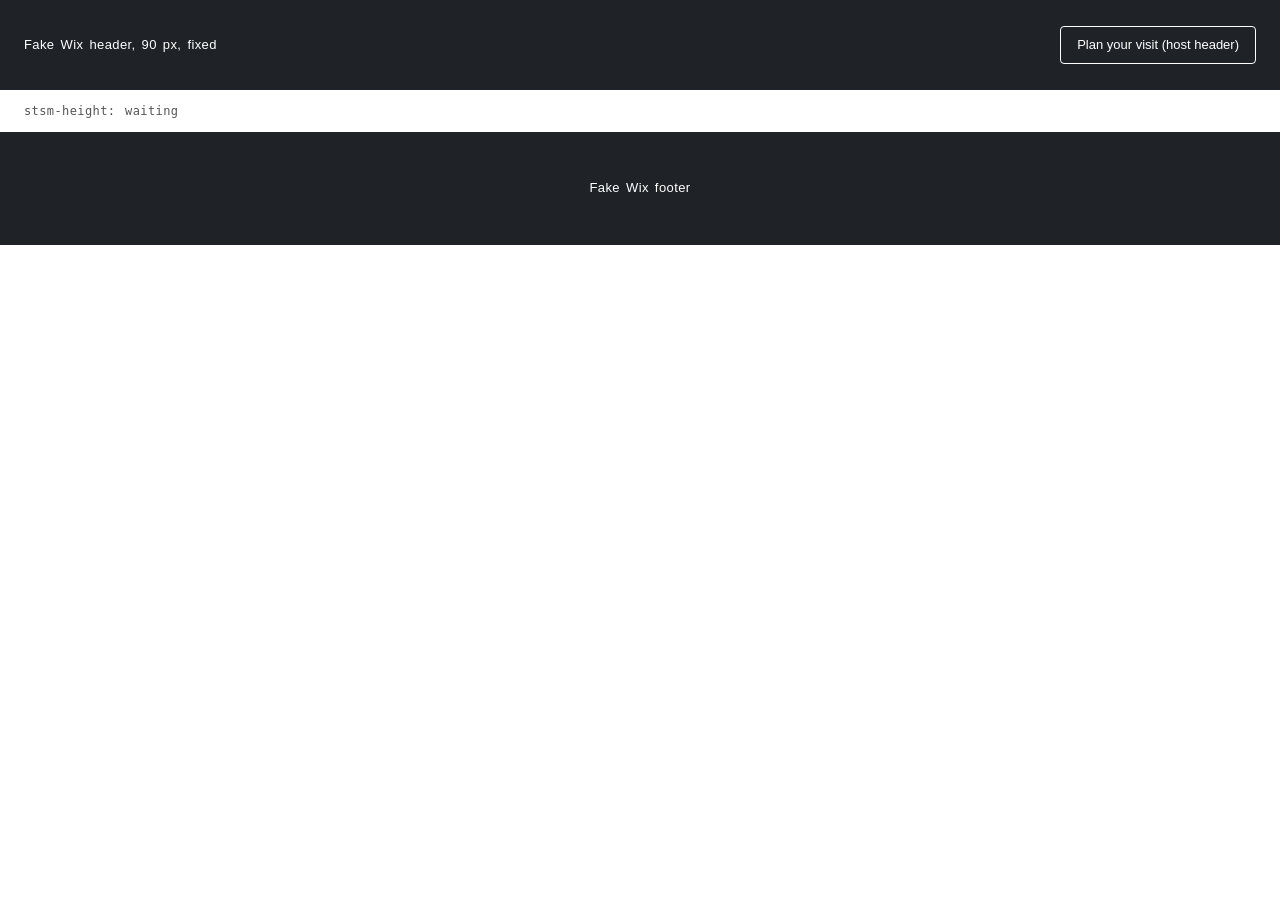
<file: wix/mount-test.html>
<!doctype html>
<html lang="en-AU">
<head>
  <meta charset="utf-8">
  <meta name="viewport" content="width=device-width, initial-scale=1, viewport-fit=cover">
  <title>stsm-home mount test</title>
  <meta name="robots" content="noindex">
  <link rel="icon" href="data:,">
  <!--
    The hostile host page from the design package, section 10, point 13. It stands in for a Wix page before
    anything is placed in the Wix Editor: a 90 px fixed header, an overflow: hidden wrapper and a
    transform: translateZ(0) wrapper around the element, plus Wix-like body resets, several of them
    inheritable on purpose (colour, letter-spacing, word-spacing, text-align, font) so the shadow boundary
    is proven, not assumed. Serve the deploy folder on port 8765 and open this file from it:
      node review/tools/serve.mjs --port 8765          (a CORS server standing in for GitHub Pages)
      http://127.0.0.1:8765/wix/mount-test.html         (cross-origin: the page is 127.0.0.1, the assets localhost)
      http://localhost:8765/wix/mount-test.html         (same origin)
    Nothing here ships into the Wix page; only stsm-home.js does.
  -->
  <style>
    html, body { margin: 0; padding: 0; }
    * { box-sizing: border-box; }
    body {
      background: #ffffff;
      color: #c00000;
      font: 13px/1.3 Arial, Helvetica, sans-serif;
      letter-spacing: .4px;
      word-spacing: 2px;
      text-align: center;
      -webkit-font-smoothing: antialiased;
    }
    h1, h2, h3, h4, p, ul, ol, li, figure, blockquote { margin: 0; padding: 0; }
    ul, ol { list-style: none; }
    a { color: #0000ee; text-decoration: underline; }
    img, svg, video { max-width: none; display: inline; vertical-align: baseline; }
    button { font: inherit; border: 0; padding: 0; margin: 0; background: none; color: inherit; cursor: pointer; }
    section, article, main { display: block; }

    .wix-header {
      position: fixed; top: 0; left: 0; right: 0; height: 90px; z-index: 1000;
      display: flex; align-items: center; justify-content: space-between; gap: 16px; padding: 0 24px;
      background: #1f2328; color: #ffffff; text-align: left;
    }
    .wix-header button { padding: 10px 16px; border: 1px solid #ffffff; border-radius: 4px; }
    .wix-page { padding-top: 90px; }
    .wix-clip { overflow: hidden; }
    .wix-gpu { transform: translateZ(0); }
    stsm-home { display: block; width: 100%; }
    .wix-footer { padding: 48px 24px; background: #1f2328; color: #ffffff; }
    .wix-log { font: 12px/1.5 monospace; color: #555; padding: 12px 24px; text-align: left; }
  </style>
</head>
<body>
  <header class="wix-header">
    <span>Fake Wix header, 90 px, fixed</span>
    <button type="button" id="host-visit">Plan your visit (host header)</button>
  </header>

  <div class="wix-page">
    <div class="wix-clip">
      <div class="wix-gpu">
        <stsm-home id="home" data-base="http://localhost:8765" data-top-offset="90"></stsm-home>
      </div>
    </div>
    <p class="wix-log" id="height-log">stsm-height: waiting</p>
    <footer class="wix-footer">Fake Wix footer</footer>
  </div>

  <script>
    (function () {
      var home = document.getElementById('home');
      var log = document.getElementById('height-log');
      window.__stsmHeights = [];
      home.addEventListener('stsm-height', function (e) {
        window.__stsmHeights.push(e.detail.height);
        log.textContent = 'stsm-height: ' + e.detail.height + ' px (' + window.__stsmHeights.length + ' events)';
        console.log('stsm-height', e.detail.height);
      });
      home.addEventListener('stsm-ready', function () { console.log('stsm-ready'); });
      document.getElementById('host-visit').addEventListener('click', function () { home.scrollToVisit(); });
    })();
  </script>
  <script src="http://localhost:8765/wix/stsm-home.js"></script>
</body>
</html>
</file>
<file: assets/site.css>
/*
  St Shenouda Coptic Orthodox Monastery, Putty NSW. "Through the Gate."
  assets/site.css. Builder 1: markup, CSS and the vector mark. Builder 2 writes site.js against this file
  and review/build-contract.md. Plain CSS, no build step. Animate only transform and opacity, plus the
  stroke-dashoffset writes that draw the Drive Line, the cross outline, the hold ring and the loading ring.

  FINAL PALETTE, sampled 16 October 2026 from the approved footage with review/tools/sample-palette.py
  (hero-poster.jpg, hero-end.jpg, candle.jpg). Every token keeps its role and direction from design package
  section 2; hex values moved only where the footage differs from the provisional reference frame. The real
  dawn is warmer and paler than the reference: the sky top centre reads #DBD9D2 (poster) and #D9D7D0 (end),
  the upper-right haze #EEEAE0 and #E8E3DB, the deeper blue-grey sky in the upper-left corner #C1C8C8,
  the far treeline in haze #9E978C, sunlit brick #7A583F, shadowed brick #63503A to #5C4532, cypress
  #1E2116 to #2A291A, tarmac #5E564A, the candle flame core #FDFEFE with a #E4BA94 halo, the wax #F6F1BE,
  the cassock #333839 (darkest #202627).

  token              final     provisional  sampled from                                  role
  --canvas           #DDDCD5   #DCE0E3      between the haze (#ECE8DF) and the sky top    the page ground, never pure white
  --panel            #E9E8E3   #E8EAEC      the far treeline haze, barely cooled          raised surfaces, the Give and Books pair
  --sky              #C1C8C8   #A0B3CA      upper-left sky corner, both frames            environment drift blob, hero veil outer edge
  --haze             #ECE8DF   #E9E9ED      upper-right haze, both frames                 the veil colour under hero text, gradient top
  --accent           #6E5440   #8A5F44      brick in morning shadow (#63503A to #7A583F)  CTA, focus rings, lit stations, cross, numerals
  --accent-hover     #5A4433   #704B35      the same brick a step deeper                  button hover
  --accent-muted     rgba(110,84,64,.16)    the accent at whisper level                   station halos, the cross glow, the Yes glow
  --accent-evening   #E8CF9C   #DFC38F      candle gold, between halo #E4BA94 and wax     ONLY inside the dark 2pm panel
  --text-primary     #24261F   #24261F      cypress, warmed one step (unchanged)          body text
  --text-secondary   #5C544A   #5E5650      the drive's tarmac #5E564A, deepened a step   secondary text, kickers, outlined button
  --line             rgba(36,38,31,.30)     text-primary at 30 percent                    the Drive Line at rest (decorative)
  --church           #1F2426   #1F2124      the cassock, deepened                         the ground of the 2pm section only
  --text-on-dark     #ECE8DF   #E9E9ED      the haze                                      text inside the dark section
  --flame            #F7E3C6   #F8E7CF      between the flame core and its halo           the glow over the real flames, once
  --btn-text         #F3F0EA   #F2F1EE      the haze, lifted                              label on the accent button
  --veil             236,232,223            rgb triplet of --haze                         the pale hero scrims and chips

  WCAG 2.x contrast, recomputed with review/tools/contrast.py on the final values:
  text-primary on canvas        11.13:1   body text, needs 4.5   pass
  text-secondary on canvas       5.41:1   body text, needs 4.5   pass
  text-secondary on panel        6.07:1   body text, needs 4.5   pass
  btn-text on accent             6.14:1   button label, 4.5      pass
  btn-text on accent-hover       7.99:1   button label, 4.5      pass
  accent on canvas               5.08:1   large text and UI, 3   pass (never used for small body text)
  accent on panel                5.70:1   large text and UI, 3   pass
  accent on haze (focus ring)    5.72:1   UI, 3                  pass
  text-primary on haze          12.52:1   hero text over veil    pass
  text-primary on sky            9.01:1   worst environment tone pass
  text-on-dark on church        12.83:1   body text, 4.5         pass
  accent-evening on church      10.34:1   link and ring, 4.5     pass
  accent on church               2.25:1   below the 3:1 floor, which is why --accent-evening exists
  text-secondary as FAQ hairline 5.41:1   interactive hairline, 3 pass
  --line is decorative and non-interactive, so it may sit below 3:1.
*/

:host, :root {
  --canvas: #DDDCD5;
  --canvas-rgb: 221, 220, 213;
  --panel: #E9E8E3;
  --sky: #C1C8C8;
  --haze: #ECE8DF;
  --accent: #6E5440;
  --accent-hover: #5A4433;
  --accent-muted: rgba(110, 84, 64, .16);
  --accent-evening: #E8CF9C;
  --accent-evening-rgb: 232, 207, 156;
  --text-primary: #24261F;
  --text-secondary: #5C544A;
  --line: rgba(36, 38, 31, .30);
  --church: #1F2426;
  --church-rgb: 31, 36, 38;
  --text-on-dark: #ECE8DF;
  --flame: #F7E3C6;
  --flame-rgb: 247, 227, 198;
  --btn-text: #F3F0EA;
  --veil: 236, 232, 223;
  --tshadow-light: 0 1px 2px rgba(236, 232, 223, .85), 0 3px 14px rgba(236, 232, 223, .65), 0 10px 40px rgba(236, 232, 223, .55);
  --tshadow-dark: 0 1px 2px rgba(5, 5, 10, .95), 0 3px 12px rgba(5, 5, 10, .78), 0 10px 44px rgba(5, 5, 10, .8);
  --ease-still: cubic-bezier(.22, .61, .36, 1);
  --ease-settle: cubic-bezier(.16, 1, .3, 1);
  --dur: 700ms;
  --dur-slow: 1200ms;
  --top-offset: 0px;
  --font-display: "Cardo", "Times New Roman", Georgia, serif;
  --font-body: "Atkinson Hyperlegible", "Segoe UI", system-ui, sans-serif;
  --font-mono: "Courier Prime", "Courier New", Courier, monospace;
  --stagger: 130ms;
}

:host { display: block; overflow-x: hidden; overflow-x: clip; }

/* ---------- the wrapper (carries what html and body carry in standalone) ---------- */

.stsm {
  position: relative;
  overflow-x: hidden;
  overflow-x: clip;
  background: var(--canvas);
  color: var(--text-primary);
  font-family: var(--font-body);
  font-size: 18px;
  line-height: 1.6;
  -webkit-font-smoothing: antialiased;
  text-rendering: optimizeLegibility;
  animation: stsm-page-in 900ms var(--ease-still) both;
}
.stsm *, .stsm *::before, .stsm *::after { box-sizing: border-box; }
.stsm.paused *, .stsm.paused *::before, .stsm.paused *::after { animation-play-state: paused !important; }
.stsm img, .stsm svg { max-width: 100%; }
.stsm p { margin: 0 0 1.2em; }
.stsm h1, .stsm h2, .stsm h3 { font-family: var(--font-display); font-weight: 400; margin: 0; }
.stsm h2 { font-size: clamp(32px, 4vw, 56px); line-height: 1.1; max-width: 18ch; margin: 0 0 .55em; }
.stsm h3 { font-size: clamp(24px, 2.4vw, 32px); line-height: 1.2; max-width: 22ch; margin: 0 0 .6em; }
.stsm a { color: inherit; }
.stsm .mono, .stsm .kicker, .stsm .chip, .stsm .attr, .stsm .small { font-family: var(--font-mono); font-size: 13px; letter-spacing: .08em; }
.stsm .kicker { text-transform: uppercase; color: var(--text-secondary); margin: 0 0 16px; }
.stsm .attr { color: var(--text-secondary); margin: .6em 0 0; }
.stsm .small { color: var(--text-secondary); font-size: 12px; }
.stsm .lede, .stsm .p { max-width: 56ch; }
.stsm .q, .stsm .question { font-family: var(--font-display); font-style: italic; font-size: clamp(24px, 2.8vw, 40px); line-height: 1.25; max-width: 24ch; }
.stsm .sr { position: absolute !important; width: 1px; height: 1px; padding: 0; margin: -1px; overflow: hidden; clip: rect(0 0 0 0); clip-path: inset(50%); white-space: nowrap; border: 0; }
.stsm #main:focus { outline: none; }

@keyframes stsm-page-in { from { opacity: 0; } to { opacity: 1; } }

/* ---------- the chip (layer 4 of the legibility system) ---------- */

.stsm .chip {
  display: inline-block;
  padding: 6px 12px;
  border-radius: 10px;
  color: var(--text-primary);
  background: rgba(var(--veil), .62);
  border: 1px solid rgba(36, 38, 31, .14);
  -webkit-backdrop-filter: blur(10px);
  backdrop-filter: blur(10px);
  text-shadow: none;
  text-decoration: none;
  line-height: 1.4;
  white-space: nowrap;
}
.stsm a.chip:hover { opacity: .85; }

/* ---------- skip link ---------- */

.stsm .skip {
  position: absolute; left: 16px; top: calc(var(--top-offset) + 8px); z-index: 40;
  padding: 10px 16px; border-radius: 8px;
  background: var(--accent); color: var(--btn-text); font-weight: 700; text-decoration: none;
  transform: translateY(-200%); opacity: 0;
  transition: transform var(--dur) var(--ease-settle), opacity var(--dur) var(--ease-still);
}
.stsm .skip:focus, .stsm .skip:focus-visible { transform: translateY(0); opacity: 1; outline-color: var(--text-primary); }

/* ---------- the environment: sticky backdrop, two drifting blobs, grain ---------- */

.stsm .env {
  position: sticky; top: var(--top-offset); z-index: 0;
  height: 100vh; margin-bottom: -100vh;
  overflow: hidden; pointer-events: none;
  background: linear-gradient(180deg, var(--haze) 0%, var(--canvas) 52%, var(--sky) 100%);
}
.stsm .env::after {
  content: ""; position: absolute; inset: 0;
  background: rgba(var(--church-rgb), .2);
  opacity: var(--hold, 0);
}
.stsm .env-blob { position: absolute; border-radius: 50%; width: 82vmax; height: 82vmax; will-change: transform; }
.stsm .env-blob-a { left: -22vmax; top: -30vmax; background: radial-gradient(circle, rgba(236, 232, 223, .40) 0%, rgba(236, 232, 223, .18) 36%, rgba(236, 232, 223, 0) 70%); transform: translate(-4%, -3%); }
.stsm .env-blob-b { right: -26vmax; bottom: -34vmax; background: radial-gradient(circle, rgba(193, 200, 200, .22) 0%, rgba(193, 200, 200, .10) 38%, rgba(193, 200, 200, 0) 70%); transform: translate(4%, 3%); }
.stsm.alive .env-blob-a, .stsm .env.alive .env-blob-a { animation: stsm-drift-a 90s ease-in-out -37s infinite; }
.stsm.alive .env-blob-b, .stsm .env.alive .env-blob-b { animation: stsm-drift-b 90s ease-in-out -61s infinite; }
.stsm .grain { position: absolute; inset: 0; width: 100%; height: 100%; opacity: .03; mix-blend-mode: multiply; }
@keyframes stsm-drift-a { 0% { transform: translate(-4%, -3%); } 50% { transform: translate(6%, 7%); } 100% { transform: translate(-4%, -3%); } }
@keyframes stsm-drift-b { 0% { transform: translate(4%, 3%); } 50% { transform: translate(-7%, -6%); } 100% { transform: translate(4%, 3%); } }

/* ---------- nav (sticky to the top of the element, 56px) ---------- */

.stsm .nav {
  position: sticky; top: var(--top-offset); z-index: 20;
  height: 56px; margin-bottom: -56px;
  display: flex; align-items: center; justify-content: space-between; gap: 24px;
  padding: 0 24px;
  background: rgba(var(--canvas-rgb), .82);
  -webkit-backdrop-filter: blur(12px);
  backdrop-filter: blur(12px);
  opacity: calc(1 - .7 * var(--hold, 0));
}
.stsm .nav::after { content: ""; position: absolute; left: 0; right: 0; bottom: 0; height: 1px; background: var(--line); opacity: 0; transition: opacity var(--dur-slow) var(--ease-still); }
.stsm .nav.settled::after { opacity: 1; }
.stsm[data-nav="off"] .nav { display: none; }
.stsm .nav-mark { display: inline-flex; align-items: center; gap: 10px; color: var(--text-primary); text-decoration: none; font-family: var(--font-display); font-size: 20px; line-height: 1; white-space: nowrap; }
.stsm .nav-mark .cross { width: 22px; height: 22px; color: var(--accent); flex: none; }
.stsm .cross { display: inline-block; fill: currentColor; fill-rule: evenodd; }
.stsm .nav-links { display: flex; align-items: baseline; gap: 28px; margin-left: auto; }
.stsm .nav-links a { font-size: 15px; text-decoration: none; color: var(--text-primary); position: relative; }
.stsm .nav-links a::after { content: ""; position: absolute; left: 0; right: 0; bottom: -4px; height: 1px; background: currentColor; opacity: 0; transition: opacity var(--dur) var(--ease-still); }
.stsm .nav-links a:hover::after { opacity: .7; }
.stsm .nav .btn { padding: 8px 16px; font-size: 14px; flex: none; }

/* ---------- buttons and quiet links ---------- */

.stsm .btn {
  position: relative; z-index: 0;
  display: inline-block;
  font-family: var(--font-body); font-weight: 700; font-size: 16px; line-height: 1.2;
  padding: 14px 26px; border-radius: 8px;
  text-decoration: none; text-shadow: none; white-space: nowrap;
  border: 1px solid transparent;
  transition: transform var(--dur) var(--ease-settle);
}
.stsm .btn::after { content: ""; position: absolute; inset: -1px; z-index: -1; border-radius: inherit; opacity: 0; transition: opacity var(--dur) var(--ease-still); }
.stsm .btn:hover { transform: translateY(-1px); }
.stsm .btn:hover::after { opacity: 1; }
.stsm .btn-primary { background: var(--accent); border-color: var(--accent); color: var(--btn-text); }
.stsm .btn-primary::after { background: var(--accent-hover); }
.stsm .btn-secondary { background: transparent; border-color: var(--text-secondary); color: var(--text-primary); }
.stsm .btn-secondary::after { background: rgba(92, 84, 74, .10); }
.stsm .quiet { position: relative; display: inline-block; font-family: var(--font-body); font-size: 16px; color: var(--text-primary); text-decoration: none; padding-bottom: 2px; }
.stsm .quiet::after { content: ""; position: absolute; left: 0; right: 0; bottom: 0; height: 1px; background: currentColor; opacity: .45; transition: opacity var(--dur) var(--ease-still); }
.stsm .quiet:hover::after { opacity: 1; }
.stsm .textlink { color: inherit; text-decoration: underline; text-underline-offset: .2em; text-decoration-thickness: 1px; transition: opacity var(--dur) var(--ease-still); }
.stsm .textlink:hover { opacity: .72; }
.stsm .tel { color: inherit; text-decoration: none; }
.stsm .tel:hover { opacity: .8; }
.stsm :focus-visible { outline: 2px solid var(--accent); outline-offset: 3px; border-radius: 2px; }
.stsm .still :focus-visible { outline-color: var(--accent-evening); }

/* ---------- the hero: pinned 600vh (raised from 520vh by the flick test, 16 October 2026), sticky stage ---------- */

.stsm #main { position: relative; z-index: 1; }   /* by id: inside Wix the <main> becomes <div id="main" role="region"> */
.stsm .hero { position: relative; height: 600vh; margin: 0; }
.stsm .stage {
  position: sticky; top: var(--top-offset);
  height: 100vh; height: calc(100vh - var(--top-offset));
  overflow: hidden;
  background: var(--canvas);
  --cue: 1; --lift: 0;
}
.stsm .stage-media { position: absolute; inset: 0; }
.stsm .poster { position: absolute; inset: 0; background-size: cover; background-position: 50% 50%; background-repeat: no-repeat; }
.stsm .stage video {
  position: absolute; inset: 0; width: 100%; height: 100%; object-fit: cover;
  opacity: 0; will-change: transform;
  transition: opacity var(--dur) var(--ease-still);
}
.stsm .stage.video-ready video { opacity: 1; }
.stsm .stage.video-failed video { display: none; }
/* layer 1: the global base veil, always on */
.stsm .veil { position: absolute; inset: 0; pointer-events: none; background: radial-gradient(ellipse 120% 90% at 50% 38%, rgba(var(--veil), .34) 0%, rgba(var(--veil), .10) 45%, rgba(var(--veil), 0) 75%); }
/* the haze lift: the footage dissolves into the page */
.stsm .lift { position: absolute; left: 0; right: 0; bottom: 0; height: 38%; pointer-events: none; background: linear-gradient(180deg, rgba(var(--canvas-rgb), 0) 0%, rgba(var(--canvas-rgb), .55) 55%, var(--canvas) 100%); opacity: var(--lift, 0); }

/* dawn dust */
.stsm .dust { position: absolute; inset: 0; pointer-events: none; overflow: hidden; }
.stsm .dust i { position: absolute; top: 0; bottom: 0; width: 2px; display: block; transform: translate(0, 100%); }
.stsm .dust i::before { content: ""; position: absolute; top: 0; left: 0; width: 2px; height: 2px; border-radius: 50%; background: var(--text-primary); opacity: .08; }
.stsm .still .dust i::before { background: var(--text-on-dark); }
.stsm .alive .dust i { animation: stsm-dust var(--dd, 50s) linear var(--dl, 0s) infinite; }
.stsm .dust i:nth-child(1) { left: 8%; --dd: 44s; --dl: -11s; --dx: 6px; }
.stsm .dust i:nth-child(2) { left: 17%; --dd: 52s; --dl: -29s; --dx: -5px; }
.stsm .dust i:nth-child(3) { left: 26%; --dd: 48s; --dl: -5s; --dx: 8px; }
.stsm .dust i:nth-child(4) { left: 33%; --dd: 58s; --dl: -40s; --dx: -7px; }
.stsm .dust i:nth-child(5) { left: 41%; --dd: 46s; --dl: -19s; --dx: 4px; }
.stsm .dust i:nth-child(6) { left: 49%; --dd: 55s; --dl: -33s; --dx: -6px; }
.stsm .dust i:nth-child(7) { left: 57%; --dd: 42s; --dl: -8s; --dx: 7px; }
.stsm .dust i:nth-child(8) { left: 64%; --dd: 60s; --dl: -47s; --dx: -4px; }
.stsm .dust i:nth-child(9) { left: 72%; --dd: 50s; --dl: -22s; --dx: 5px; }
.stsm .dust i:nth-child(10) { left: 80%; --dd: 45s; --dl: -14s; --dx: -8px; }
.stsm .dust i:nth-child(11) { left: 88%; --dd: 57s; --dl: -36s; --dx: 6px; }
.stsm .dust i:nth-child(12) { left: 95%; --dd: 49s; --dl: -27s; --dx: -5px; }
@keyframes stsm-dust { from { transform: translate(0, 100%); } to { transform: translate(var(--dx, 6px), -2%); } }

/* the caption bands */
.stsm .bands { position: absolute; inset: 0; pointer-events: none; }
.stsm .band {
  position: absolute; left: 50%; transform: translateX(-50%);
  width: min(100%, 1100px); padding: 7vh 5vw;
  text-align: center; opacity: 0;
  text-shadow: var(--tshadow-light);
  isolation: isolate;
  --va: .50; --vb: .33;
}
.stsm .band a { pointer-events: auto; }
.stsm .band .btn { text-shadow: none; }
/* layer 2: the per-band veil, riding the band's opacity and deepening with --k */
.stsm .band::before {
  content: ""; position: absolute; inset: -4%; pointer-events: none; z-index: -1;
  opacity: calc(.25 + .75 * var(--k, 1));
  background: radial-gradient(ellipse 74% 62% at 50% 50%, rgba(var(--veil), var(--va)) 0%, rgba(var(--veil), var(--vb)) 46%, rgba(var(--veil), 0) 76%);
}
.stsm .band > * { position: relative; }
.stsm .band-1 { top: 2vh; opacity: 1; --va: .58; --vb: .383; }
.stsm .band-2 { top: 8vh; --va: .50; --vb: .33; }
/* band 3, the merged threshold: "Come in." alone on its first line, centred in the light of the arch (the line's
   centre sits at 50 percent of the stage), and the rest of the sentence rising beneath it as the trees pass */
.stsm .band-3 { top: 50%; transform: translateX(-50%); margin-top: calc(-7vh - .55 * clamp(32px, 4vw, 56px)); width: min(100%, 700px); padding: 7vh 4vw; --va: .58; --vb: .383; --va2: .66; --vb2: .44; --slope: 5; }
/* its veil comes in two ellipses: a tight one on "Come in." that rides the band's opacity, and a lower, deeper one
   under the three trailing lines (the cypress trunks and the drive's shadow pass beneath them from progress .62 to .76;
   worst-frame audit 17 October 2026: 66% 44% at .58/.383 left 'Liturgy.', 'A', 'Then' and 'quiet.' at 2.79 to 3.29)
   that arrives on --k just before their first word rises (k .32 to .47) */
.stsm .band-3::before { opacity: 1; background: radial-gradient(ellipse 58% 30% at 50% 27%, rgba(var(--veil), var(--va)) 0%, rgba(var(--veil), var(--vb)) 46%, rgba(var(--veil), 0) 76%); }
.stsm .band-3::after { content: ""; position: absolute; inset: -4%; pointer-events: none; z-index: -1; opacity: clamp(0, (var(--k, 1) - .32) * 6.7, 1); background: radial-gradient(ellipse 72% 60% at 50% 56%, rgba(var(--veil), var(--va2)) 0%, rgba(var(--veil), var(--vb2)) 46%, rgba(var(--veil), 0) 76%); }
.stsm .band-4 { inset: 0; left: 0; width: auto; transform: none; padding: 0; --va: .56; --vb: .37; }
.stsm .band-4::before { inset: auto; top: 2vh; left: 50%; transform: translateX(-50%); width: min(100%, 1100px); height: 62vh; }
.stsm .band-4 .settle { position: absolute; top: 12vh; left: 50%; transform: translateX(-50%); width: min(92%, 1100px); padding: 0 2vw; }

.stsm .h1 { display: flex; flex-direction: column; align-items: center; gap: 18px; font-weight: 400; }
.stsm .h1 .chip, .stsm .hero-static .chip { font-weight: 400; white-space: normal; max-width: 100%; }
.stsm .h1-line { display: block; font-family: var(--font-display); font-size: clamp(40px, 5.2vw, 76px); line-height: 1.05; max-width: 18ch; margin: 0 auto; }
.stsm .band .line { display: block; font-family: var(--font-display); font-size: clamp(32px, 4vw, 56px); line-height: 1.1; max-width: 18ch; margin: 0 auto; }
.stsm .band-4 h2 { font-size: clamp(32px, 4vw, 56px); line-height: 1.1; max-width: 18ch; margin: 0 auto; }
.stsm .band-4 .sub, .stsm .hero-static .sub { font-size: 18px; max-width: 34ch; margin: 20px auto 0; }
.stsm .cta-row, .stsm .hero-static .cta-row { display: flex; flex-direction: column; align-items: center; gap: 16px; margin-top: 28px; }
.stsm .cta-row .tel-row { display: flex; flex-wrap: wrap; align-items: baseline; justify-content: center; gap: 8px 14px; font-size: 16px; }
.stsm .band-1 .chip { opacity: var(--k, 1); }

/* the split text (Builder 2 builds .sr + .vis of .w and .c spans, plus .soft for mist and approach) */
.stsm .split { position: relative; display: block; }
.stsm .split .vis { display: block; }
.stsm .split .soft { position: absolute; inset: 0; display: block; pointer-events: none; filter: blur(10px); opacity: calc(1 - var(--k, 1)); }
.stsm .split .w { display: inline-block; }
.stsm .split .c { display: inline-block; }
/* a hero caption waits for its split (site.js adds .is-split) so the sharp fallback line never shows before the mist; no-JS pages never carry .js */
.stsm.js .band [data-split]:not(.is-split) { opacity: 0; }
/* mist-clear: the sharp copy fades in, the soft copy fades out */
.stsm .split[data-entrance="mist"] .vis { opacity: var(--k, 1); }
/* approach-from-depth: scale .88 to 1 with the push, the soft copy sharpening beneath */
.stsm .split[data-entrance="approach"] .vis { opacity: var(--k, 1); transform: scale(calc(.88 + .12 * var(--k, 1))); transform-origin: 50% 50%; }
.stsm .split[data-entrance="approach"] .soft { transform: scale(calc(.88 + .12 * var(--k, 1))); transform-origin: 50% 50%; }
/* cypress stagger: word-by-word rise, 10px, ordered thresholds from data-spread (and data-lead: the leading words sit
   settled from the first frame, the rest follow on later thresholds); --slope is how fast each word rises in --k */
.stsm .split[data-entrance="stagger"] .w { --kc: clamp(0, (var(--k, 1) - var(--th, 0)) * var(--slope, 2.6), 1); opacity: var(--kc); transform: translateY(calc((1 - var(--kc)) * 10px)); }
/* settle: headline words rise in reading order, then the subline at --k .66, the CTA row at .78, the line at .80 to 1 */
.stsm .split[data-entrance="settle"] .w { --kc: clamp(0, (var(--k, 1) - var(--th, 0)) * 3, 1); opacity: var(--kc); transform: translateY(calc((1 - var(--kc)) * 12px)); }
.stsm .band-4 .sub { --ks: clamp(0, (var(--k, 1) - .66) * 4, 1); opacity: var(--ks); transform: translateY(calc((1 - var(--ks)) * 8px)); }
.stsm .band-4 .cta-row { --kb: clamp(0, (var(--k, 1) - .78) * 5, 1); opacity: var(--kb); transform: translateY(calc((1 - var(--kb)) * 8px)); }
/* the birth of the Drive Line: one <line> in a viewport-sized svg (no viewBox, so the dash pattern is one unbroken run) */
.stsm .birth { position: absolute; inset: 0; width: 100%; height: 100%; pointer-events: none; --kl: clamp(0, (var(--k, 1) - .8) * 5, 1); }
.stsm .birth line { fill: none; stroke: var(--line); stroke-width: 1px; stroke-dasharray: 1000; stroke-dashoffset: calc(1000 * (1 - var(--kl, 1))); }
/* the revealed quote in the 2pm panel: word by word over about 1.8 seconds once .in is set */
.stsm .split[data-entrance="words"] .w { opacity: 0; transition: opacity 600ms var(--ease-still); transition-delay: calc(var(--i, 0) * 120ms); }
.stsm .revealed.in .split[data-entrance="words"] .w { opacity: 1; }
.stsm .revealed.in.done .split[data-entrance="words"] .w { transition-delay: 0s; }

/* the loading ring, the chevron that replaces it on failure, the scroll cue */
.stsm .ring { position: absolute; top: calc(var(--top-offset) + 72px); right: 24px; width: 48px; height: 48px; color: var(--text-secondary); opacity: .9; transition: opacity var(--dur) var(--ease-still); }
.stsm .ring circle { transform: rotate(-90deg); transform-origin: 50% 50%; }
.stsm .stage.video-ready .ring { opacity: 0; }
.stsm .chevron { position: absolute; top: calc(var(--top-offset) + 80px); right: 32px; width: 28px; height: 28px; color: var(--text-secondary); opacity: .8; fill: none; stroke: currentColor; stroke-width: 1.5; }
.stsm .cue { position: absolute; bottom: 28px; left: 50%; transform: translateX(-50%); opacity: var(--cue, 1); }

/* ---------- the static hero (phones, portrait tablets, coarse portrait, sideways phones, reduced motion) ---------- */

.stsm .hero-static { display: none; position: relative; min-height: 100vh; min-height: 100svh; overflow: hidden; background: var(--canvas); text-align: center; text-shadow: var(--tshadow-light); }
.stsm .hero-static-img { position: absolute; inset: 0; width: 100%; height: 100%; object-fit: cover; object-position: 50% 50%; }
.stsm .hero-static-veil { position: absolute; inset: 0; pointer-events: none; background: radial-gradient(ellipse 120% 90% at 50% 38%, rgba(var(--veil), .34) 0%, rgba(var(--veil), .10) 45%, rgba(var(--veil), 0) 75%); }
/* the copy block's veil: 84 percent tall so the tel line at 59 percent of a phone screen sits inside it (audited 17 October 2026
   at 375x812 and 375x667: every line at 3.5:1 or better; .64/.46 left the 667 subline at 3.42) */
.stsm .hero-static-veil::before { content: ""; position: absolute; left: 0; right: 0; top: 0; height: 84%; background: radial-gradient(ellipse 80% 66% at 50% 46%, rgba(var(--veil), .68) 0%, rgba(var(--veil), .50) 50%, rgba(var(--veil), 0) 80%); }
.stsm .hero-static-veil::after { content: ""; position: absolute; left: 0; right: 0; bottom: 0; height: 30%; background: linear-gradient(180deg, rgba(var(--canvas-rgb), 0) 0%, var(--canvas) 100%); }
.stsm .hero-static-copy { position: relative; z-index: 1; max-width: 720px; margin: 0 auto; padding: calc(var(--top-offset) + 96px) 24px 72px; }
.stsm .hero-static-copy > * { animation: stsm-rise var(--dur-slow) var(--ease-settle) both; }
.stsm .hero-static-copy > :nth-child(2) { animation-delay: 140ms; }
.stsm .hero-static-copy > :nth-child(3) { animation-delay: 280ms; }
.stsm .hero-static-copy > :nth-child(4) { animation-delay: 420ms; }
@keyframes stsm-rise { from { opacity: 0; transform: translateY(14px); } to { opacity: 1; transform: translateY(0); } }

/* the five static-hero gates, character for character the scrub pipeline's and site.js's GATES list */
@media (max-width: 720px), (orientation: portrait) and (max-width: 1024px), (orientation: portrait) and (pointer: coarse), (orientation: landscape) and (pointer: coarse) and (max-height: 560px), (prefers-reduced-motion: reduce) {
  .stsm .hero { height: auto; }
  .stsm .stage { display: none; }
  .stsm .hero-static { display: block; }
}

/* ---------- the walk: the Drive Line, the threshold, the stations ---------- */

.stsm .walk { position: relative; }
.stsm .drive { position: absolute; top: 0; left: calc(50% - 32px); width: 64px; height: 100%; overflow: visible; pointer-events: none; z-index: 1; }
.stsm .drive-path { fill: none; stroke: var(--line); stroke-width: 1; }
.stsm .drive-path-dark { stroke: rgba(236, 232, 223, .30); }
.stsm .station .ring-dot { fill: none; stroke: var(--line); stroke-width: 1; }
.stsm .station .fill { fill: var(--accent); opacity: 0; transition: opacity var(--dur-slow) var(--ease-still); }
.stsm .station .halo { fill: var(--accent-muted); opacity: 0; transition: opacity var(--dur-slow) var(--ease-still); }
.stsm .station.lit .fill { opacity: 1; }
.stsm .station.lit .halo { opacity: .55; }
.stsm .station.lit.alive .halo { animation: stsm-halo 8s ease-in-out -2.6s infinite; }
.stsm .station.alive.is-now.lit .halo { animation: stsm-halo 6s ease-in-out -1.4s infinite; }
.stsm .station.alive.breath.lit .halo { animation: stsm-halo 6s ease-in-out -1.4s infinite; }
@keyframes stsm-halo { 0% { opacity: .35; } 50% { opacity: .75; } 100% { opacity: .35; } }
@keyframes stsm-breathe { 0% { opacity: .35; } 50% { opacity: .6; } 100% { opacity: .35; } }
.stsm .threshold { position: absolute; top: 12vh; left: 50%; transform: translateX(-50%); z-index: 2; opacity: var(--k, 1); }
.stsm .station-anchor { display: block; width: 24px; height: 24px; margin: 0 auto 20px; }

/* ---------- sections and entrances ---------- */

.stsm .section { position: relative; padding: 14vh 24px; }
.stsm .flow { position: relative; z-index: 2; }
.stsm.js [data-in] .rise { opacity: 0; transform: translateY(16px); transition: opacity var(--dur-slow) var(--ease-settle), transform var(--dur-slow) var(--ease-settle); }
.stsm.js [data-in].in .rise { opacity: 1; transform: translateY(0); }
.stsm.js [data-in].in .rise:nth-child(2) { transition-delay: calc(var(--stagger) * 1); }
.stsm.js [data-in].in .rise:nth-child(3) { transition-delay: calc(var(--stagger) * 2); }
.stsm.js [data-in].in .rise:nth-child(4) { transition-delay: calc(var(--stagger) * 3); }
.stsm.js [data-in].in .rise:nth-child(5) { transition-delay: calc(var(--stagger) * 4); }
.stsm.js [data-in].in .rise:nth-child(6) { transition-delay: calc(var(--stagger) * 5); }
.stsm.js [data-in].in .rise:nth-child(7) { transition-delay: calc(var(--stagger) * 6); }
.stsm.js [data-in].in .rise:nth-child(8) { transition-delay: calc(var(--stagger) * 7); }
.stsm.js [data-in].in .rise:nth-child(n+9) { transition-delay: calc(var(--stagger) * 8); }
/* the cleanup: equal specificity to every delay rule above (attribute + two classes + class + pseudo-class), later in the source */
.stsm.js [data-in].in.done .rise { transition-delay: 0s; }

/* 7am. The gate opens. One centred statement on the line. */
.stsm .welcome { padding-top: 20vh; padding-bottom: 32vh; text-align: center; }   /* 20vh: the threshold chip (12vh to 12vh + 32px) clears the 7am station ring */
.stsm .welcome .flow { max-width: 760px; margin: 0 auto; }
.stsm .welcome .question { margin: 0 auto 18px; }
.stsm .welcome .yes { position: relative; display: inline-block; color: var(--accent); margin: 0 auto 28px; }
.stsm .welcome .yes::before { content: ""; position: absolute; inset: -6px -18px; border-radius: 50%; box-shadow: 0 0 44px 22px var(--accent-muted); opacity: .35; z-index: -1; }
.stsm .welcome.alive .yes::before { animation: stsm-breathe 8s ease-in-out -3.1s infinite; }
.stsm .welcome .p { margin-left: auto; margin-right: auto; }
.stsm .welcome .quiet { margin-top: 8px; }

/* 7am. Before you walk in. A house-book column hung on the right of the line, numerals on the left. */
.stsm .requests .flow { margin-left: calc(50% + 20px); max-width: min(640px, calc(50% - 44px)); }
.stsm .requests .station-anchor { margin: 0; width: 0; height: 0; }
.stsm .requests ol { list-style: none; margin: 2.2em 0 0; padding: 0; counter-reset: req; }
.stsm .requests li { position: relative; padding: 1.1em 0; max-width: 58ch; }
.stsm .requests li + li { border-top: 1px solid var(--line); }
.stsm .requests li::before { counter-increment: req; content: counter(req); position: absolute; right: calc(100% + 32px); top: 1.05em; width: 1.2em; text-align: center; font-family: var(--font-display); font-size: 26px; line-height: 1; color: var(--accent); opacity: .85; }
.stsm .requests.alive li::before { animation: stsm-numeral 8s ease-in-out infinite; }
.stsm .requests li:nth-child(1)::before { animation-delay: -1s; }
.stsm .requests li:nth-child(2)::before { animation-delay: -2.3s; }
.stsm .requests li:nth-child(3)::before { animation-delay: -3.7s; }
.stsm .requests li:nth-child(4)::before { animation-delay: -5.1s; }
.stsm .requests li:nth-child(5)::before { animation-delay: -6.4s; }
.stsm .requests li:nth-child(6)::before { animation-delay: -0.6s; }
.stsm .requests li:nth-child(7)::before { animation-delay: -4.4s; }
.stsm .requests li:nth-child(8)::before { animation-delay: -7.2s; }
@keyframes stsm-numeral { 0% { opacity: .7; } 50% { opacity: 1; } 100% { opacity: .7; } }
.stsm .requests .quiet { margin-top: 32px; }

/* 9am. Holy Liturgy. The line becomes the timetable. */
.stsm .day .day-head { max-width: calc(50% - 44px); text-align: right; }
.stsm .day .day-head h2, .stsm .day .day-head .lede { margin-left: auto; }
.stsm .tt { list-style: none; margin: 56px 0 0; padding: 0; }
.stsm .tt li { position: relative; display: grid; grid-template-columns: 1fr 64px 1fr; align-items: baseline; padding: 15px 0; }
.stsm .tt .tt-row { display: flex; align-items: baseline; gap: 18px; }
.stsm .tt li:nth-child(odd) .tt-row { grid-column: 1; justify-self: end; flex-direction: row-reverse; text-align: right; }
.stsm .tt li:nth-child(even) .tt-row { grid-column: 3; justify-self: start; }
.stsm .tt .tt-time { font-family: var(--font-mono); font-size: 13px; letter-spacing: .08em; color: var(--text-secondary); white-space: nowrap; flex: none; }
.stsm .tt .tt-label { font-size: 17px; line-height: 1.45; max-width: 40ch; }
.stsm .tt .now { grid-column: 3; justify-self: start; align-self: center; opacity: 0; transition: opacity var(--dur) var(--ease-still); padding: 3px 9px; font-size: 12px; }
.stsm .tt li:nth-child(even) .now { grid-column: 1; justify-self: end; }
.stsm .tt li.is-now .now { opacity: 1; }
.stsm .tt .row-anchor { grid-column: 2; justify-self: center; width: 8px; height: 8px; display: block; align-self: center; }
.stsm .day .day-notes { margin: 40px 0 0 calc(50% + 32px); }
.stsm .day .day-notes p { margin: 0 0 .5em; max-width: 56ch; }
.stsm .day .day-links { display: flex; flex-wrap: wrap; gap: 14px 28px; align-items: baseline; margin-top: 28px; }

/* 1pm. A talk with a Father. Two columns, the left sticky. */
.stsm .questions .cols { display: grid; grid-template-columns: 1fr 64px 1fr; align-items: start; max-width: 1120px; margin: 0 auto; }
.stsm .questions .q-left { position: sticky; top: calc(var(--top-offset) + 88px); max-width: 420px; margin-left: auto; padding-bottom: 24px; }
.stsm .questions .q-right { grid-column: 3; max-width: 560px; }
.stsm .questions .fragment { font-family: var(--font-display); font-style: italic; font-size: clamp(22px, 2vw, 28px); line-height: 1.3; max-width: 24ch; margin: 24px 0 0; }
.stsm .questions .intro { font-size: 15px; color: var(--text-secondary); margin: 28px 0 0; max-width: 40ch; }
.stsm .faq { list-style: none; margin: 0; padding: 0; counter-reset: faq; }
.stsm .faq li { position: relative; padding: 1.5em 0 1.6em; }
.stsm .faq li::before { content: ""; position: absolute; left: 0; right: 0; bottom: 0; height: 1px; background: var(--text-secondary); }
.stsm .faq li::after { content: ""; position: absolute; left: 0; right: 0; bottom: 0; height: 1px; background: var(--text-secondary); box-shadow: 0 0 8px 1px var(--text-secondary); opacity: 0; }
.stsm .questions.alive .faq li.near::after { animation: stsm-near 10s ease-in-out -2s infinite; }
@keyframes stsm-near { 0% { opacity: .3; } 50% { opacity: .6; } 100% { opacity: .3; } }
.stsm .faq .q { margin: 0 0 .5em; }
.stsm .faq .a { max-width: 56ch; margin: 0; }
.stsm .faq .a + .a { margin-top: .8em; }
.stsm .faq .quiet { margin-top: 14px; }
.stsm .questions .closing { margin: 36px 0 0; max-width: 56ch; }
.stsm .questions .q-right .quiet { margin-top: 20px; }

/* 2pm. Personal meditation. The one dark section and the one interactive moment. */
.stsm .still { background: var(--church); color: var(--text-on-dark); text-shadow: var(--tshadow-dark); padding: 16vh 24px 18vh; overflow: hidden; }
.stsm .still .kicker { color: rgba(236, 232, 223, .72); }
.stsm .still-media { position: absolute; inset: 0; overflow: hidden; }
.stsm .still-photo { position: absolute; inset: 0; width: 100%; height: 100%; object-fit: cover; object-position: 29% 62%; opacity: calc(.38 + .32 * var(--hold, 0)); }
.stsm .still-media::before { content: ""; position: absolute; inset: 0; background: linear-gradient(180deg, rgba(var(--church-rgb), .62) 0%, rgba(var(--church-rgb), .36) 45%, rgba(var(--church-rgb), .70) 100%); }
/* the flame glow over the real flames (29 percent across, 62 percent down), the one place --flame appears */
.stsm .still-media::after { content: ""; position: absolute; left: 29%; top: 62%; width: 52vmin; height: 52vmin; transform: translate(-50%, -50%); border-radius: 50%; background: radial-gradient(circle, rgba(var(--flame-rgb), .9) 0%, rgba(var(--flame-rgb), .38) 28%, rgba(var(--flame-rgb), 0) 66%); opacity: calc(.55 * var(--hold, 0)); }
.stsm .still .flow { max-width: 760px; margin: 0 auto; text-align: center; }
.stsm .still h2 { margin-left: auto; margin-right: auto; }
.stsm .still .lede { margin-left: auto; margin-right: auto; }
.stsm .hold { position: relative; width: 120px; height: 120px; margin: 40px auto 0; }
.stsm .hold::before { content: ""; position: absolute; inset: -8px; border-radius: 50%; box-shadow: 0 0 34px 14px rgba(var(--accent-evening-rgb), .16); opacity: .6; pointer-events: none; }
.stsm .still.alive .hold::before { animation: stsm-breathe 6s ease-in-out -2.2s infinite; }
.stsm .hold.lit::before { opacity: .8; }
.stsm .hold-target { position: relative; display: block; width: 120px; height: 120px; padding: 0; margin: 0; border: 0; border-radius: 50%; background: transparent; color: inherit; cursor: pointer; touch-action: none; -webkit-user-select: none; user-select: none; -webkit-tap-highlight-color: transparent; font: inherit; }
.stsm .hold-ring { position: absolute; inset: 0; width: 120px; height: 120px; overflow: visible; }
.stsm .hold-track { fill: none; stroke: rgba(236, 232, 223, .18); stroke-width: 2; }
.stsm .hold.lit .hold-track { stroke: rgba(236, 232, 223, .30); }
.stsm .hold-arc { fill: none; stroke: var(--accent-evening); stroke-width: 2; stroke-linecap: round; stroke-dasharray: 1000; stroke-dashoffset: calc(1000 * (1 - var(--hold, 0))); transform: rotate(-90deg); transform-origin: 50% 50%; }
.stsm .hold-clock { position: absolute; inset: 0; display: flex; align-items: center; justify-content: center; font-family: var(--font-mono); font-size: 15px; letter-spacing: .06em; pointer-events: none; }
.stsm .hold-instruction { text-align: center; margin: 20px 0 0; color: rgba(236, 232, 223, .8); min-height: 1.6em; }
.stsm .revealed { visibility: hidden; margin: 44px auto 0; max-width: 760px; }
.stsm .revealed.in { visibility: visible; }
.stsm .revealed .quote { font-family: var(--font-display); font-style: italic; font-size: clamp(24px, 2.8vw, 40px); line-height: 1.3; max-width: 28ch; margin: 0 auto; }
.stsm .revealed .attr, .stsm .revealed .rlink-row { opacity: 0; transition: opacity 800ms var(--ease-still); }
.stsm .revealed .attr { color: rgba(236, 232, 223, .72); transition-delay: 1.9s; }
.stsm .revealed .rlink-row { margin: 18px 0 0; transition-delay: 2.5s; }
.stsm .revealed.in .attr, .stsm .revealed.in .rlink-row { opacity: 1; }
.stsm .revealed.in.done .attr, .stsm .revealed.in.done .rlink-row { transition-delay: 0s; }
.stsm .rlink { color: var(--accent-evening); }
.stsm .still .quiet { color: var(--text-on-dark); margin-top: 36px; }
.stsm .photo-caption { position: absolute; left: 24px; bottom: 20px; z-index: 2; margin: 0; color: rgba(236, 232, 223, .62); }

/* 4pm. Dinner. Three quotes staggered along the line. */
.stsm .words .flow { max-width: 1120px; margin: 0 auto; }
.stsm .words .words-head { margin-left: calc(50% + 32px); }
.stsm .quotes { list-style: none; margin: 48px 0 0; padding: 0; display: grid; grid-template-columns: 1fr 64px 1fr; row-gap: 48px; }
.stsm .quotes li { max-width: 520px; }
.stsm .quotes li:nth-child(1) { grid-column: 1; justify-self: end; text-align: right; }
.stsm .quotes li:nth-child(1) .quote { margin-left: auto; }
.stsm .quotes li:nth-child(2) { grid-column: 3; margin-top: 10vh; }
.stsm .quotes li:nth-child(3) { grid-column: 1 / -1; justify-self: center; text-align: center; margin-top: 4vh; }
.stsm .quotes li:nth-child(3) .quote { margin-left: auto; margin-right: auto; }
.stsm .quotes .quote { font-family: var(--font-display); font-style: italic; font-size: clamp(24px, 2.6vw, 36px); line-height: 1.3; max-width: 24ch; margin: 0; }
.stsm .words .note { text-align: center; margin: 56px 0 0; }
.stsm .words .quiet-row { text-align: center; margin-top: 20px; }

/* 6pm. Departure in peace. The split, the line ending in the cross. */
.stsm .visit .split-grid { position: relative; display: grid; grid-template-columns: 1fr 64px 1fr; align-items: start; max-width: 1180px; margin: 0 auto; --cross-top: 112px; }
.stsm .visit .visit-text { max-width: 540px; margin-left: auto; width: 100%; }
.stsm .visit .visit-media { grid-column: 3; position: relative; align-self: center; }
.stsm .visit .visit-media img { display: block; width: 100%; height: auto; -webkit-mask-image: radial-gradient(ellipse 60% 58% at 50% 50%, #000 32%, rgba(0, 0, 0, .65) 60%, transparent 85%); mask-image: radial-gradient(ellipse 60% 58% at 50% 50%, #000 32%, rgba(0, 0, 0, .65) 60%, transparent 85%); }
.stsm .cross-end { position: absolute; left: calc(50% - 14px); top: var(--cross-top, 112px); width: 28px; height: 28px; color: var(--accent); z-index: 3; }
.stsm .cross-end::after { content: ""; position: absolute; inset: -4px; border-radius: 50%; box-shadow: 0 0 26px 10px var(--accent-muted); opacity: .4; z-index: -1; }
.stsm .visit.alive .cross-end::after { animation: stsm-breathe 8s ease-in-out -2.8s infinite; }
.stsm .cross-end svg { display: block; width: 28px; height: 28px; overflow: visible; }
.stsm .cross-end .cross-outline { fill: none; stroke: currentColor; stroke-width: 2.5; stroke-linejoin: round; stroke-dasharray: 1000; stroke-dashoffset: calc(1000 * (1 - var(--cd, 1))); }
.stsm .cross-end .cross-fill { fill: currentColor; fill-rule: evenodd; opacity: var(--cf, 1); }
.stsm .fact-strip { display: grid; grid-template-columns: repeat(2, minmax(0, 1fr)); gap: 22px 24px; align-items: baseline; margin: 32px 0 28px; }
.stsm .fact-strip dt, .stsm .fact-strip dd { margin: 0; padding: 0; }
.stsm .fact-strip .fact-label { display: block; font-family: var(--font-mono); font-size: 12px; letter-spacing: .08em; text-transform: uppercase; color: var(--text-secondary); margin: 0 0 4px; }
.stsm .fact-strip .fact-figure { display: block; font-family: var(--font-display); font-size: clamp(20px, 1.8vw, 26px); line-height: 1.25; }
.stsm .visit .hours { margin: 0 0 24px; }
.stsm .btn-row { display: flex; flex-wrap: wrap; align-items: baseline; gap: 14px 18px; margin: 0 0 20px; }
.stsm .btn-row .tel-group { display: inline-flex; align-items: baseline; gap: 10px; flex-wrap: wrap; }
.stsm .visit .textlink-row { margin: 0 0 24px; }

/* On your way home. The secondary pair, off the day, on the panel. */
.stsm .pair-wrap { position: relative; z-index: 2; background: var(--panel); padding: 12vh 24px; margin-top: 6vh; }
.stsm .pair-wrap .pair-kicker { text-align: center; margin-bottom: 44px; }
.stsm .pair { display: grid; grid-template-columns: 1fr 1fr; gap: 56px 72px; max-width: 1120px; margin: 0 auto; align-items: baseline; }
.stsm .pair .panel h3 { margin-bottom: .6em; }
.stsm .pair .panel p { max-width: 48ch; }

/* ---------- footer ---------- */

.stsm .foot { position: relative; z-index: 1; border-top: 1px solid var(--line); padding: 72px 24px 48px; font-size: 15px; line-height: 1.6; }
.stsm .foot-cols { display: grid; grid-template-columns: 1.3fr 1fr 1.25fr; gap: 40px 48px; max-width: 1120px; margin: 0 auto; }
.stsm .foot h3 { font-family: var(--font-mono); font-size: 13px; letter-spacing: .08em; text-transform: uppercase; color: var(--text-secondary); margin: 0 0 14px; }
.stsm .foot ul { list-style: none; margin: 0; padding: 0; }
.stsm .foot li { margin: 0 0 8px; }
.stsm .foot .foot-name { font-family: var(--font-display); font-size: 20px; line-height: 1.3; margin: 0 0 12px; }
.stsm .foot .foot-small { font-family: var(--font-mono); font-size: 12px; letter-spacing: .04em; color: var(--text-secondary); margin: 10px 0 0; max-width: 60ch; }
.stsm .foot-bottom { max-width: 1120px; margin: 64px auto 0; text-align: center; }
.stsm .foot-close { font-family: var(--font-display); font-style: italic; font-size: clamp(22px, 2vw, 28px); line-height: 1.3; margin: 0 0 24px; }
.stsm .foot-bottom .foot-small { max-width: 76ch; margin: 6px auto 0; }

/* ---------- breakpoints ---------- */

@media (max-width: 1100px) {
  .stsm .requests .flow { max-width: calc(50% - 44px); }
}

@media (max-width: 899px) {
  .stsm .questions .cols { display: block; max-width: 640px; }
  .stsm .questions .q-left { position: static; max-width: none; margin-left: 0; padding-bottom: 40px; }
  .stsm .questions .q-right { max-width: none; }
  .stsm .visit .split-grid { display: block; max-width: 640px; }
  .stsm .visit .visit-text { max-width: none; margin-left: 0; }
  .stsm .visit .visit-media { margin-top: 40px; max-width: 560px; }
  /* the cross keeps its own 28px box in the flow (relative, so its glow pseudo-element stays 36px), centred on the line */
  .stsm .cross-end { position: relative; left: auto; top: auto; display: block; width: 28px; height: 28px; margin: 28px auto 0; }
  .stsm .words .words-head { margin-left: 0; }
  .stsm .quotes { display: block; }
  .stsm .quotes li { max-width: 560px; }
  .stsm .quotes li + li { margin-top: 48px; }
  .stsm .quotes li:nth-child(1) { text-align: left; justify-self: auto; }
  .stsm .quotes li:nth-child(1) .quote { margin-left: 0; }
  .stsm .quotes li:nth-child(2) { margin-left: 12%; }
  .stsm .quotes li:nth-child(3) { text-align: left; justify-self: auto; margin: 48px 0 0; }
  .stsm .quotes li:nth-child(3) .quote { margin-left: 0; }
  .stsm .pair { grid-template-columns: 1fr; gap: 48px; }
  .stsm .foot-cols { grid-template-columns: 1fr 1fr; }
}

/* Wix's classic mobile layout draws pages 320 px wide. There the wordmark (about 170 px) and the
   "Plan your visit" button do not fit side by side, so the wordmark is hidden visually and kept for
   screen readers; the cross stays, and the hero's chip right below names the monastery in full. */
@media (max-width: 359px) {
  .stsm .nav-mark .wordmark { position: absolute; width: 1px; height: 1px; overflow: hidden; clip: rect(0 0 0 0); clip-path: inset(50%); white-space: nowrap; }
  /* the 252 px text column is narrower than "Staying overnight? Call us first." on one line */
  .stsm .btn { white-space: normal; text-align: center; max-width: 100%; }
  .stsm .btn-row .tel-group { max-width: 100%; }
}
/* the email address is one unbreakable word wider than a 320 px column; let it break where it must,
   and let grid columns shrink below their longest word instead of pushing past the screen */
.stsm .textlink { overflow-wrap: anywhere; }
.stsm .foot-cols > * { min-width: 0; }

@media (max-width: 720px) {
  .stsm { font-size: 17px; }
  .stsm .nav-links { display: none; }
  .stsm .nav { padding: 0 16px; gap: 12px; }
  .stsm .nav-mark { font-size: 17px; gap: 8px; }
  .stsm .nav .btn { padding: 8px 12px; font-size: 13px; }
  .stsm .section { padding: 12vh 20px 12vh 48px; }
  .stsm .drive { left: -8px; }
  .stsm .threshold { left: 48px; transform: none; }
  .stsm .station-anchor { margin-left: -36px; margin-right: 0; }
  .stsm .welcome { text-align: left; padding-top: 12vh; padding-bottom: 20vh; }
  .stsm .welcome .flow { margin: 0; }
  .stsm .welcome .question, .stsm .welcome .p { margin-left: 0; }
  .stsm .requests .flow { margin-left: 0; max-width: none; }
  .stsm .requests li::before { right: auto; left: -36px; width: 24px; font-size: 22px; }
  .stsm .day .day-head { max-width: none; text-align: left; }
  .stsm .day .day-head h2, .stsm .day .day-head .lede { margin-left: 0; }
  .stsm .tt li { display: block; padding: 12px 64px 12px 0; }
  .stsm .tt li:nth-child(odd) .tt-row, .stsm .tt li:nth-child(even) .tt-row { flex-direction: column; align-items: flex-start; justify-self: start; width: 100%; gap: 2px; text-align: left; max-width: none; }
  .stsm .tt .now, .stsm .tt li:nth-child(even) .now { position: absolute; right: 0; top: 12px; justify-self: auto; }
  .stsm .tt .row-anchor { position: absolute; left: -28px; top: 1.35em; }
  .stsm .day .day-notes { margin-left: 0; }
  .stsm .questions .cols { max-width: none; }
  .stsm .still { padding: 14vh 20px 16vh 48px; }
  .stsm .still .flow { text-align: left; max-width: none; }
  .stsm .still h2, .stsm .still .lede, .stsm .revealed .quote { margin-left: 0; }
  .stsm .hold { margin-left: 0; }
  .stsm .hold-instruction { text-align: left; }
  .stsm .revealed { text-align: left; }
  .stsm .photo-caption { left: 48px; }
  .stsm .words .note, .stsm .words .quiet-row { text-align: left; }
  .stsm .quotes li:nth-child(2) { margin-left: 0; margin-top: 40px; }
  .stsm .visit .split-grid { max-width: none; }
  .stsm .cross-end { margin: 28px 0 0 -38px; }
  .stsm .visit .visit-media { margin-top: 32px; }
  .stsm .fact-strip { grid-template-columns: 1fr; gap: 16px; }
  .stsm .pair-wrap { padding: 10vh 20px 10vh 48px; }
  .stsm .pair-wrap .pair-kicker { text-align: left; }
  .stsm .foot { padding: 56px 20px 40px 48px; }
  .stsm .foot-cols { grid-template-columns: 1fr; gap: 36px; }
  .stsm .foot-bottom { text-align: left; }
  .stsm .foot-bottom .foot-small { margin-left: 0; }
  .stsm .hero-static-copy { padding-top: calc(var(--top-offset) + 72px); padding-bottom: 56px; }
  .stsm .hero-static .h1 { gap: 14px; }
  .stsm .hero-static .sub { margin-top: 16px; }
  .stsm .hero-static .cta-row { margin-top: 22px; gap: 12px; }
}

/* short desktop windows keep the scrub and lose the overlays that have no room */
@media (max-height: 560px) {
  .stsm .stage .cue, .stsm .stage .ring, .stsm .stage .chevron, .stsm .stage .chip, .stsm .dust { display: none; }
}

/* 44px touch targets under a coarse pointer, alignment re-declared; the quiet links and the footer links grow their
   hit area with padding that a matching negative margin cancels, so neither the underline nor the row pitch moves */
@media (pointer: coarse) {
  .stsm .btn { min-height: 44px; display: inline-flex; align-items: center; justify-content: center; }
  .stsm a.chip, .stsm .nav-mark, .stsm .nav-links a, .stsm .rlink, .stsm .tel { min-height: 44px; display: inline-flex; align-items: center; justify-content: flex-start; }
  .stsm .quiet { padding-bottom: 20px; margin-bottom: -18px; }
  .stsm .quiet::after { bottom: 18px; }
  .stsm .foot li a { padding: 13px 0; margin: -13px 0; }   /* 18px line box plus 26px of padding is a 44px hit area; inline, so the 24px row pitch never moves */
  .stsm .skip { min-height: 44px; display: inline-flex; align-items: center; justify-content: center; }
}

/* ---------- reduced motion: final states, drives stopped, positional transforms re-applied ---------- */

@media (prefers-reduced-motion: reduce) {
  .stsm, .stsm *, .stsm *::before, .stsm *::after {
    animation: none !important;
    transition: none !important;
    transition-delay: 0s !important;
    animation-delay: 0s !important;
  }
  .stsm { opacity: 1; }
  .stsm.js [data-in] .rise, .stsm.js [data-in].in .rise, .stsm .hero-static-copy > * { opacity: 1 !important; transform: translateY(0) !important; }
  .stsm .split .vis, .stsm .split .w, .stsm .split .c { opacity: 1 !important; transform: none !important; }
  .stsm .split .soft { display: none !important; }
  .stsm .band { opacity: 1 !important; }
  .stsm .band, .stsm .band-2, .stsm .band-3 { transform: translateX(-50%); }
  .stsm .band-4 { transform: none; }
  .stsm .band-4 .settle { transform: translateX(-50%); }
  .stsm .cue { transform: translateX(-50%); opacity: 1; }
  .stsm .lift { opacity: 1 !important; }
  .stsm .dust { display: none !important; }
  .stsm .env-blob-a { transform: translate(-4%, -3%) !important; }
  .stsm .env-blob-b { transform: translate(4%, 3%) !important; }
  .stsm .nav::after { opacity: 1; }
  .stsm .threshold { opacity: 1 !important; transform: translateX(-50%); }
  .stsm .drive-path { stroke-dashoffset: 0 !important; }
  .stsm .birth line { stroke-dashoffset: 0 !important; }
  .stsm .station .fill { opacity: 1 !important; }
  .stsm .station .halo { opacity: .55 !important; }
  .stsm .cross-end { --cd: 1 !important; --cf: 1 !important; }
  .stsm .cross-end .cross-outline { stroke-dashoffset: 0 !important; }
  .stsm .cross-end .cross-fill { opacity: 1 !important; }
  .stsm .cross-end::after { opacity: .4; }
  .stsm .hold-arc { stroke-dashoffset: 0 !important; transform: rotate(-90deg) !important; }
  .stsm .hold-track { stroke: rgba(236, 232, 223, .30); }
  .stsm .still-photo { opacity: .7 !important; }
  .stsm .still-media::after { opacity: .55 !important; }
  .stsm .revealed { visibility: visible !important; }
  .stsm .revealed .attr, .stsm .revealed .rlink-row, .stsm .split[data-entrance="words"] .w { opacity: 1 !important; }
  .stsm .welcome .yes::before, .stsm .requests li::before { opacity: .85; }
  .stsm .faq li::after { opacity: 0; }
  .stsm .btn:hover { transform: none; }
  .stsm .skip { transform: translateY(-200%); }
  .stsm .skip:focus, .stsm .skip:focus-visible { transform: translateY(0); }
  .stsm .ring circle { transform: rotate(-90deg); }
  .stsm .still-media::after { transform: translate(-50%, -50%); }
}
@media (prefers-reduced-motion: reduce) and (max-width: 720px) {
  .stsm .threshold { transform: none; }
}
</file>
